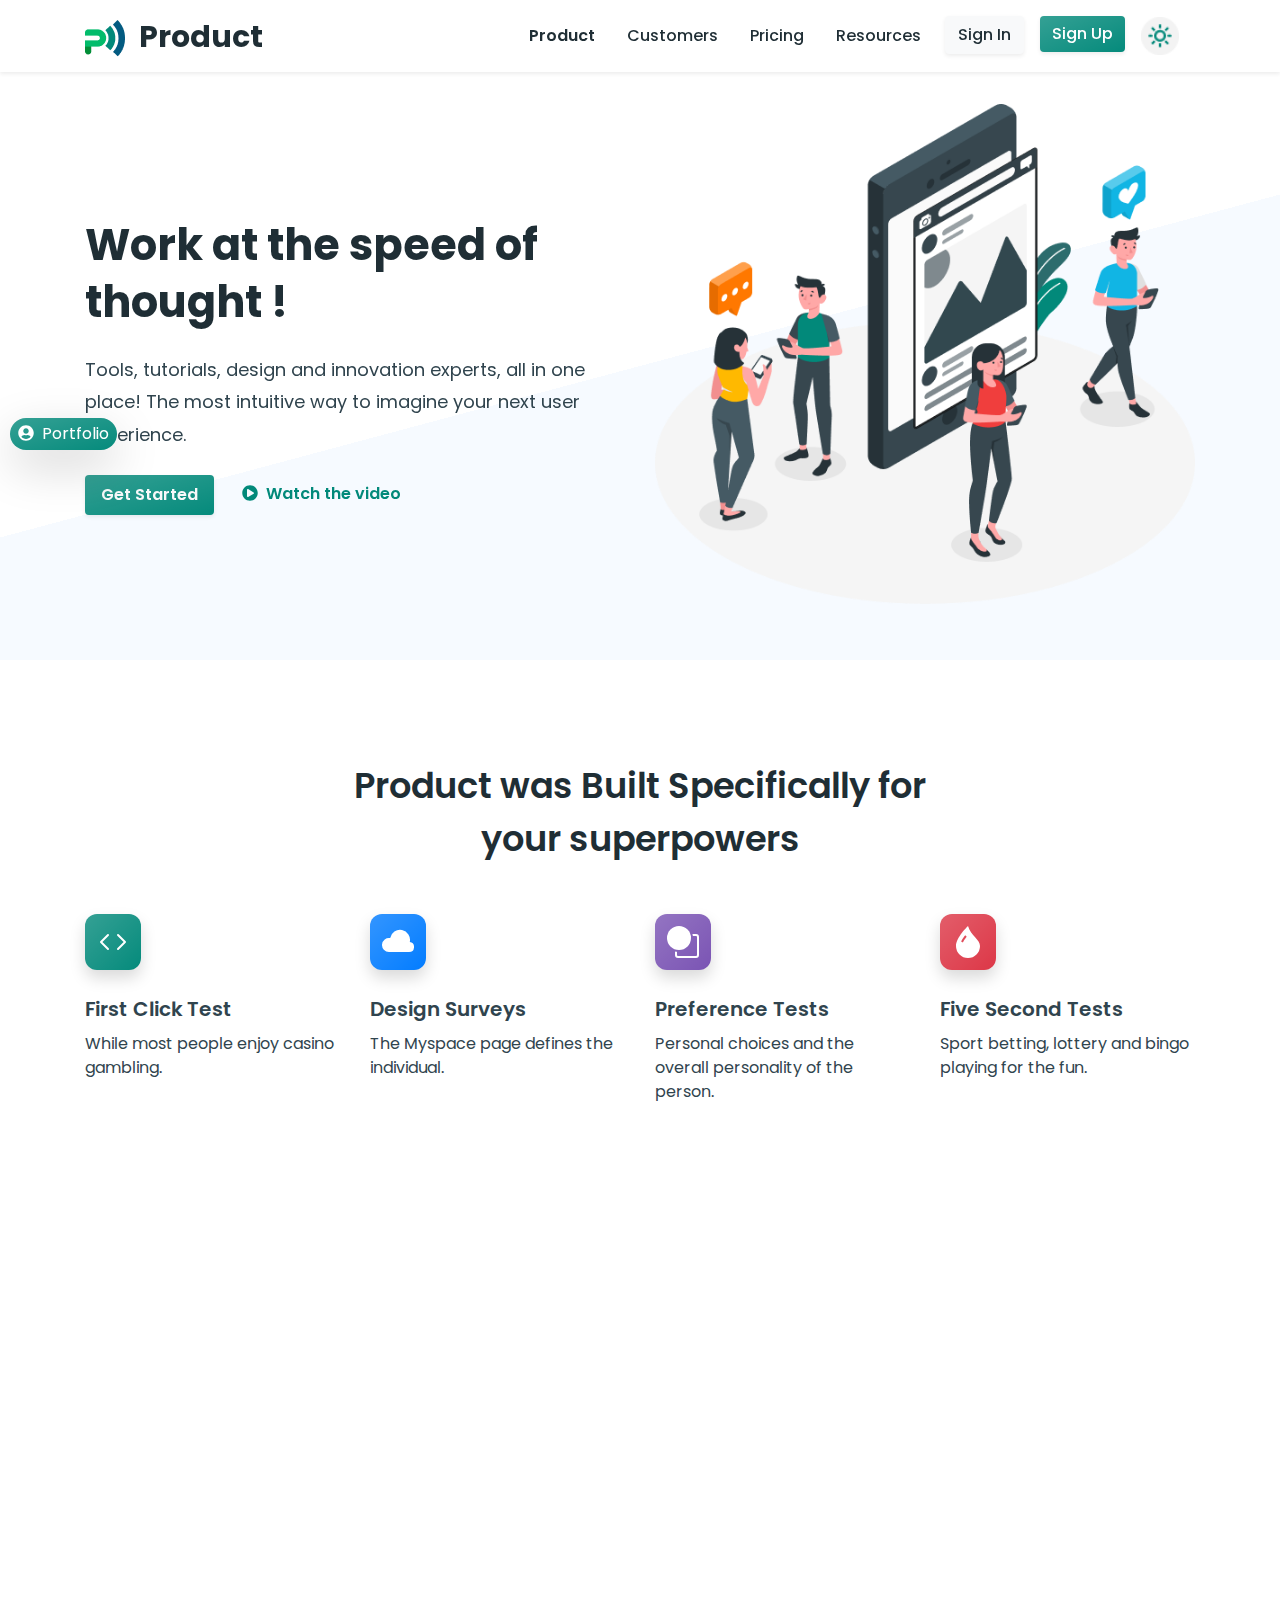
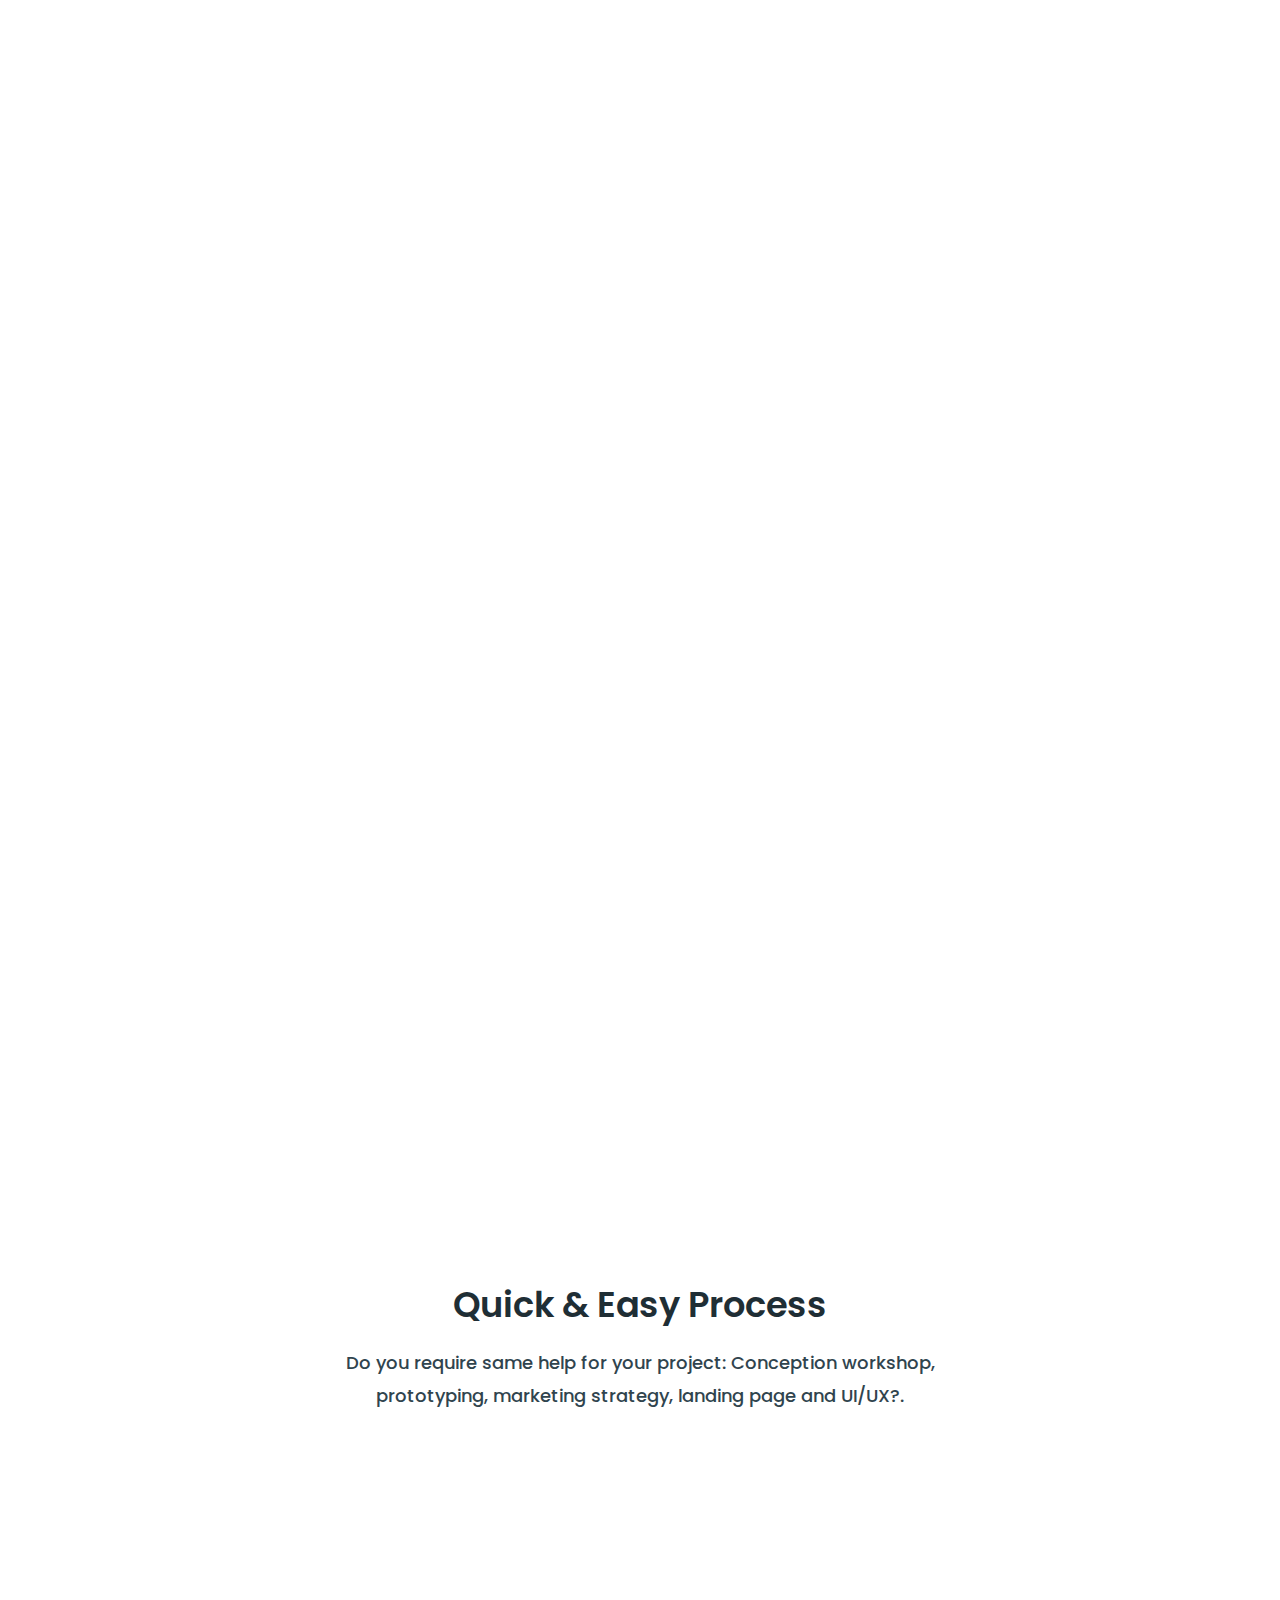
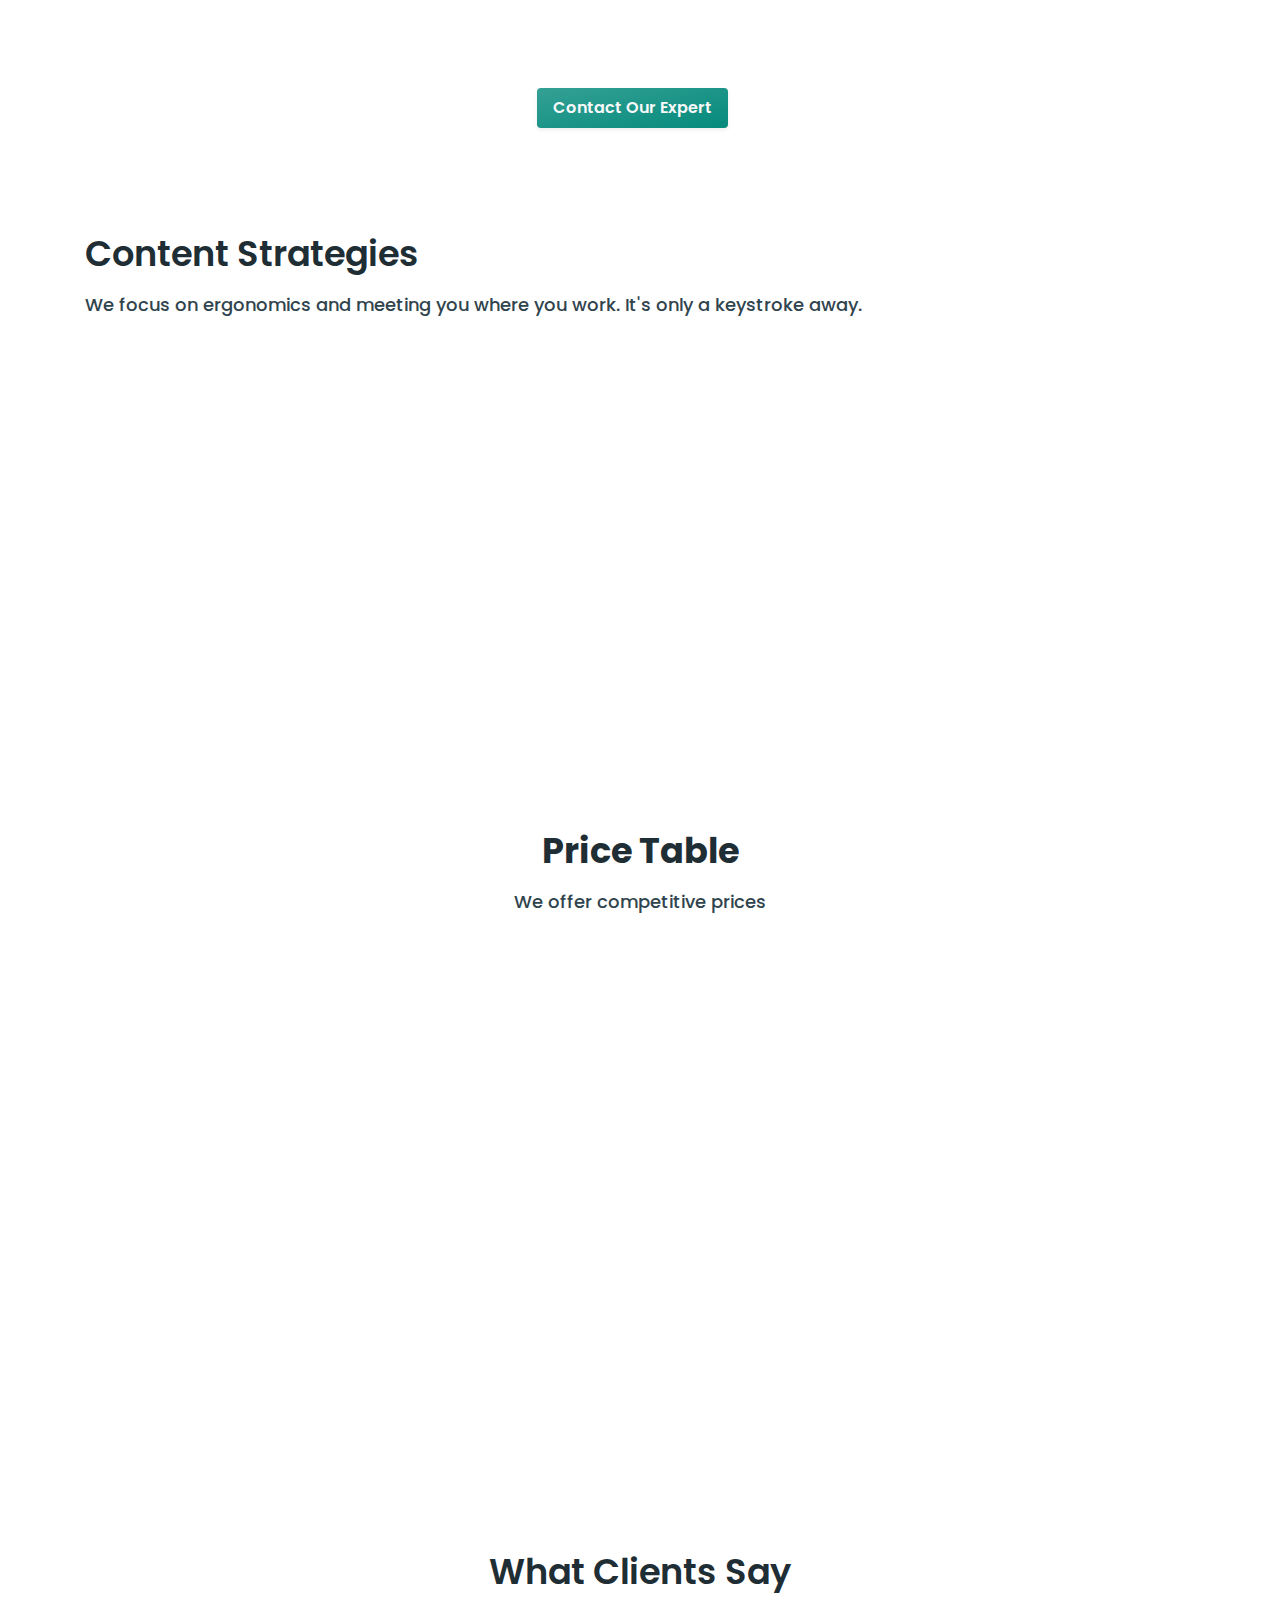
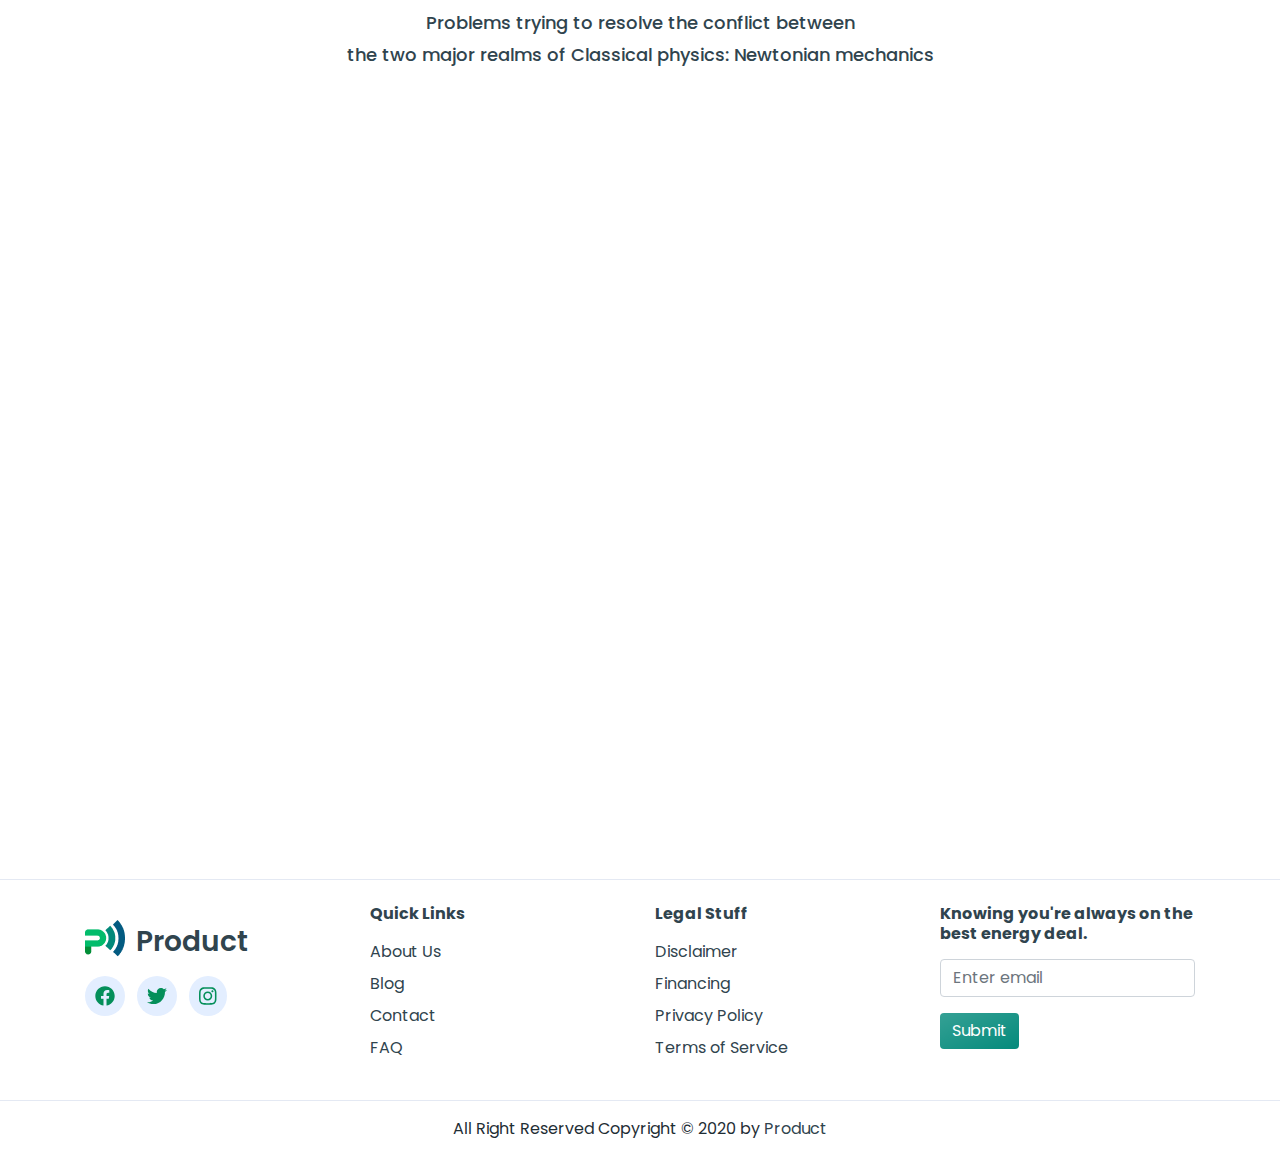
<file: index.html>
<!doctype html>
<html lang="en">

<head>
    <!-- Required meta tags -->
    <meta charset="utf-8">
    <meta name="viewport" content="width=device-width, initial-scale=1">
    <meta property="og:image" content="https://wahidari.vercel.app/asset/img/portfolio/product/product-1.png">
    
    <!-- Bootstrap CSS -->
    <link href="css/bootstrap.css" rel="stylesheet">

    <!-- Font Awesome CSS -->
    <link rel="stylesheet" href="css/all.css">

    <!-- Google Fonts -->
    <link href="https://fonts.googleapis.com/css2?family=Poppins:wght@400;500;600;700&display=swap" rel="stylesheet">

    <!-- Animate on Scroll  -->
    <link href="https://unpkg.com/aos@2.3.1/dist/aos.css" rel="stylesheet">

    <!-- Custom Style -->
    <link rel="stylesheet" href="css/style.css">

    <title>Home - Product</title>
    <link rel="icon" type="image/png" sizes="32x32" href="img/favicon/favicon-16x16.png">
    <link rel="icon" type="image/png" sizes="16x16" href="img/favicon/favicon-32x32.png">
</head>

<body>
    <a href="https://wahidari.vercel.app/" style="left: 10px; bottom: 50%;"
        class="position-fixed btn-float btn btn-success shadow-lg">
        <i class="fa fa-user-circle mr-2"></i>Portfolio
    </a>
    <!-- Navbar -->
    <nav class="navbar navbar-expand-lg sticky-top shadow-sm">
        <div class="container">
            <a class="navbar-brand" href="#">
                <img src="img/logo.png" alt="logo" class="mr-2">
                Product
            </a>
            <button class="navbar-toggler" type="button" data-toggle="collapse" data-target="#navbarNav"
                aria-controls="navbarNav" aria-expanded="false" aria-label="Toggle navigation">
                <i class="fas fa-bars"></i>
            </button>
            <div class="collapse navbar-collapse" id="navbarNav">
                <ul class="navbar-nav ml-auto">
                    <li class="nav-item active align-self-center">
                        <a class="nav-link" href="index.html">Product <span class="sr-only">(current)</span></a>
                    </li>
                    <li class="nav-item align-self-center">
                        <a class="nav-link" href="customer.html">Customers</a>
                    </li>
                    <li class="nav-item align-self-center">
                        <a class="nav-link" href="pricing.html">Pricing</a>
                    </li>
                    <li class="nav-item align-self-center">
                        <a class="nav-link" href="resource.html">Resources</a>
                    </li>
                    <li class="nav-item nav-item-custom">
                        <a name="" id="" class="btn btn-light d-block shadow-sm" href="#" role="button">Sign In</a>
                    </li>
                    <li class="nav-item">
                        <a name="" id="" class="btn btn-success text-white d-block shadow-sm" href="#" role="button">Sign Up</a>
                    </li>
                    <li class="nav-item align-self-center">
                        <a id="btn-change-theme">
                            <img src="img/ic-switch.png" style="width: 38px;">
                        </a>
                    </li>
                    
                </ul>
            </div>
        </div>
    </nav> 
    <!-- End Navbar -->

    <!-- Hero  -->
    <section class="hero bd-masthead">
        <div class="container">
            <div class="row">
                <div class="col-12 col-lg-6 col-md-6 col-sm-12 my-auto mx-auto order-1 order-lg-0 order-md-0" data-aos="fade-up">
                    <h1 class="mb-4">Work at the speed of thought !</h1>
                    <h6 class="mb-4">Tools, tutorials, design and innovation experts, all in one place! The most intuitive way to imagine your next user
                    experience.</h6>
                    <div class="center-sm">
                        <a name="" id="" class="btn px-3 py-2 btn-success shadow-sm text-light mr-4 scrollto" href="#why-us" role="button">Get Started</a>
                        <a name="" id="" class="text-success" href="#" role="button"><span class="fa fa-play-circle mr-1"></span> Watch the video</a>
                    </div>
                </div>
                <div class="col-8 col-lg-6 col-md-6 col-sm-8 mx-auto order-0" data-aos="fade-down">
                    <img src="img/hero.png" class="img-fluid mb-4" alt="hero image">
                </div>
            </div>
        </div>
    </section>
    <!-- End Hero -->

    <!-- Why Us ? -->
    <section class="why-us" id="why-us">
        <div class="container">
            <h2 class="text-center">Product was Built Specifically
            for <br> your superpowers</h2>
            <!-- <p class="text-center mb-3">Get a right tool for a right job</p> -->
            <div class="row mt-5">
                <div class="col-12 col-lg-3 col-md-3 mb-4 center-sm">
                    <div class="masthead-followup-icon d-inline-block mb-4 text-white bg-success mr-3 shadow">
                        <svg width="32" height="32" focusable="false" viewBox="0 0 16 16" fill="currentColor"
                            xmlns="http://www.w3.org/2000/svg">
                            <path fill-rule="evenodd"
                                d="M5.854 4.146a.5.5 0 010 .708L2.707 8l3.147 3.146a.5.5 0 01-.708.708l-3.5-3.5a.5.5 0 010-.708l3.5-3.5a.5.5 0 01.708 0zm4.292 0a.5.5 0 000 .708L13.293 8l-3.147 3.146a.5.5 0 00.708.708l3.5-3.5a.5.5 0 000-.708l-3.5-3.5a.5.5 0 00-.708 0z"
                                clip-rule="evenodd"></path>
                        </svg>
                    </div>
                    <h5>First Click Test</h5>
                    <p>While most people enjoy casino gambling.</p>
                </div>
                <div class="col-12 col-lg-3 col-md-3 mb-4 center-sm">
                    <div class="masthead-followup-icon d-inline-block mb-4 text-white bg-primary mr-3 shadow">
                        <svg width="32" height="32" focusable="false" viewBox="0 0 16 16" fill="currentColor"
                            xmlns="http://www.w3.org/2000/svg">
                            <path fill-rule="evenodd" d="M3.5 13a3.5 3.5 0 11.59-6.95 5.002 5.002 0 119.804 1.98A2.5 2.5 0 0113.5 13h-10z"
                                clip-rule="evenodd"></path>
                        </svg>
                    </div>
                    <h5>Design Surveys</h5>
                    <p>The Myspace page defines the individual.</p>
                </div>
                <div class="col-12 col-lg-3 col-md-3 mb-4 center-sm">
                    <div class="masthead-followup-icon d-inline-block mb-4 text-white bd-bg-purple-bright mr-3 shadow">
                        <svg width="32" height="32" focusable="false" viewBox="0 0 16 16" fill="currentColor"
                            xmlns="http://www.w3.org/2000/svg">
                            <path d="M0 6a6 6 0 1112 0A6 6 0 010 6z"></path>
                            <path
                                d="M12.93 5h1.57a.5.5 0 01.5.5v9a.5.5 0 01-.5.5h-9a.5.5 0 01-.5-.5v-1.57a6.953 6.953 0 01-1-.22v1.79A1.5 1.5 0 005.5 16h9a1.5 1.5 0 001.5-1.5v-9A1.5 1.5 0 0014.5 4h-1.79c.097.324.17.658.22 1z">
                            </path>
                        </svg>
                    </div>
                    <h5>Preference Tests</h5>
                    <p>Personal choices and the overall personality of the person.</p>
                </div>
                <div class="col-12 col-lg-3 col-md-3 mb-4 center-sm">
                    <div class="masthead-followup-icon d-inline-block mb-4 text-white bg-danger mr-3 shadow">
                        <svg width="32" height="32" focusable="false" viewBox="0 0 16 16" fill="currentColor"
                            xmlns="http://www.w3.org/2000/svg">
                            <path fill-rule="evenodd"
                                d="M8 16a6 6 0 006-6c0-1.655-1.122-2.904-2.432-4.362C10.254 4.176 8.75 2.503 8 0c0 0-6 5.686-6 10a6 6 0 006 6zM6.646 4.646c-.376.377-1.272 1.489-2.093 3.13l.894.448c.78-1.559 1.616-2.58 1.907-2.87l-.708-.708z"
                                clip-rule="evenodd"></path>
                        </svg>
                    </div>
                    <h5>Five Second Tests</h5>
                    <p>Sport betting, lottery and bingo playing for the fun.</p>
                </div>
            </div>
        </div>
    </section>
    <!-- End Why Us ? -->

    <!-- Comfort -->
    <section class="comfort">
        <div class="container">
            <div class="row">
                <div class="col-12 col-lg-5 col-md-6 col-sm-12 my-auto order-1 order-lg-0 order-md-0" data-aos="fade-right">
                    <p class="mb-1 font-weight-bold">Effortless Validation for</p>
                    <h2 class="mb-3">Management</h2>
                    <p class="mb-3">The Myspace page defines the individual, his or her characteristic, traits, personal choices and the overall personality of the person.</p>
                    <p class="mb-1 font-weight-bold">Accessory makers</p>
                    <p>While most people enjoy casino gambling, sports betting, lottery and bingo playing for the fun</p>
                    <p class="mb-1 font-weight-bold">Alterationists</p>
                    <p>if you are looking for a new way to promote your business that won't cost you more money.</p>
                </div>
                <div class="col-12 col-lg-2 col-md-2 col-sm-12">
                
                </div>
                <div class="col-8 col-lg-5 col-md-4 col-sm-8 mx-auto d-flex align-items-center order-0 order-lg-1 order-md-1" data-aos="fade-left">
                    <img src="img/getjob.png" class="img-fluid mb-4" alt="hero image">
                </div>
            </div>
        </div>
    </section>
    <!-- End Comfort  -->

    <!-- Comfort -->
    <section class="comfort">
        <div class="container">
            <div class="row">
                <div class="col-8 col-lg-5 col-md-4 mx-auto col-sm-8 order-0 d-flex align-items-center " data-aos="fade-right">
                    <img src="img/comfort.png" class="img-fluid mb-4" alt="hero image">
                </div>
                <div class="col-12 col-lg-2 col-md-2 col-sm-12">

                </div>
                <div class="col-12 col-lg-5 col-md-6 col-sm-12 my-auto mx-auto order-0 order-lg-0 order-md-0"
                    data-aos="fade-left">
                    <p class="mb-1 font-weight-bold">Easier decision making for</p>
                    <h2 class="mb-3">Customer Support</h2>
                    <p class="mb-3 d-flex align-items-center"><i class="fa fa-check-square text-success mr-3 shadow" style="font-size: 26px;" ></i> Never worry about overpaying for your energy again.</p>
                    <p class="mb-3 d-flex align-items-center"><i class="fa fa-check-square text-primary mr-3 shadow" style="font-size: 26px;" ></i>We will only switch you to energy companies that we trust and will treat you right.</p>
                    <p class="mb-3 d-flex align-items-center"><i class="fa fa-check-square purple-bright mr-3 shadow" style="font-size: 26px;" ></i>We track the markets daily and know where the savings are and will treat you right.</p>
                    <p class="mb-3 d-flex align-items-center"><i class="fa fa-check-square text-danger mr-3 shadow"
                            style="font-size: 26px;"></i>We track the markets daily and know where the savings are.</p>
                </div>
            </div>
        </div>
    </section>
    <!-- End Comfort  -->

    <!-- Comfort -->
    <section class="comfort">
        <div class="container">
            <div class="row">
                <div class="col-12 col-lg-5 col-md-6 col-sm-12 my-auto order-1 order-lg-0 order-md-0" data-aos="fade-right">
                    <p class="mb-1 font-weight-bold">Optimisation for</p>
                    <h2 class="mb-3">Collaborative</h2>
                    <p class="mb-3">Few would argue that, despite the advancements of feminism over the past three decades, women still face a double standard when it comes to their behavior.</p>
                    <p class="mb-1 font-weight-bold">Accessory makers</p>
                    <p>While most people enjoy casino gambling, sports betting, lottery and bingo playing for the fun</p>
                    <p class="mb-1 font-weight-bold">Alterationists</p>
                    <p>if you are looking for a new way to promote your business that won't cost you more money.</p>
                </div>
                <div class="col-12 col-lg-2 col-md-2 col-sm-12">
                
                </div>
                <div class="col-8 col-lg-5 col-md-4 col-sm-8 mx-auto d-flex align-items-center order-0 order-lg-1 order-md-1" data-aos="fade-left">
                    <img src="img/market.png" class="img-fluid mb-4" alt="hero image">
                </div>
            </div>
        </div>
    </section>
    <!-- End Comfort  -->

    <!-- Comfort -->
    <section class="comfort">
        <div class="container">
            <h2 class="mb-3 text-center">Quick & Easy Process</h2>
            <h6 class="mb-4 text-center">Do you require same help for your project: Conception workshop, <br>prototyping,
                marketing strategy, landing page and UI/UX?.</h6>
            <div class="row">
                <div class="col-12 col-lg-6 col-md-6 col-sm-12 my-auto" data-aos="fade-right">
                    <div class="d-flex align-items-center mb-4 justify-content-center">
                        <img src="img/testimoni/1.png" class="img-fluid mr-4"
                            style="max-width: 90px; border-radius: 50%; border: 3px solid #05a065;">
                        <p class="card px-3">I can design your website</p>
                    </div>
                    <div class="d-flex align-items-center justify-content-center">
                        <p class="card px-3">I can help marketing strategy</p>
                        <img src="img/testimoni/4.png" class="img-fluid ml-4"
                            style="max-width: 90px; border-radius: 50%; border: 3px solid #007bff;">
                    </div>
                </div>
                <div class="col-12 col-lg-6 col-md-6 col-sm-12" data-aos="fade-left">
                    <div class="d-flex align-items-center justify-content-center mb-4">
                        <p class="card px-3">I can help marketing strategy</p>
                        <img src="img/testimoni/2.png" class="img-fluid ml-4"
                            style="max-width: 90px; border-radius: 50%; border: 3px solid #7952b3;">
                    </div>
                    <div class="d-flex align-items-center justify-content-center">
                        <img src="img/testimoni/3.png" class="img-fluid mr-4"
                            style="max-width: 90px; border-radius: 50%; border: 3px solid #dc3545;">
                        <p class="card px-3">I can design your website</p>
                    </div>
                </div>
            </div>
            <div class="center-sm text-center mt-5">
                <a name="" id="" class="btn px-3 py-2 btn-success text-light mr-3 scrollto shadow-sm" href="#why-us"
                    role="button">Contact Our
                    Expert</a>
            </div>
        </div>
    </section>
    <!-- End Comfort  -->

    <!-- Featured  -->
    <section class="featured" id="featured">
        <div class="container">
            <h2>Content Strategies</h2>
            <p class="mb-4">We focus on ergonomics and meeting you where you work. It's only a keystroke away.</p>
            <div class="row">
                <div class="col-12 col-lg-4 col-md-6 col-sm-12 mb-4" data-aos="zoom-in">
                    <div class="card">
                        <img src="img/featured/image.png" class="card-img-top">
                        <div class="card-body">
                            <p class="card-text">by <strong>Wahid Ari</strong> | 24 December 2020</p>
                            <a class="card-title">Increasing Prosperity With Positive Thinking</a>
                        </div>
                    </div>
                </div>
                <div class="col-12 col-lg-4 col-md-6 col-sm-12 mb-4" data-aos="zoom-in">
                    <div class="card">
                        <img src="img/featured/image-1.png" class="card-img-top">
                        <div class="card-body">
                            <p class="card-text">by <strong>Wahid</strong> | 25 December 2020</p>
                            <a class="card-title">Motivation Is The First Step to Success</a>
                        </div>
                    </div>
                </div>
                <div class="col-12 col-lg-4 col-md-6 col-sm-12 mb-4" data-aos="zoom-in">
                    <div class="card">
                        <img src="img/featured/image-2.png" class="card-img-top">
                        <div class="card-body">
                            <p class="card-text">by <strong>Ari</strong> | 26 December 2020</p>
                            <a class="card-title">Success Steps For Your Personal Or Business</a>
                        </div>
                    </div>
                </div>
            </div>
        </div>
    </section>
    <!-- End Featured  -->

    <!-- Pricelist -->
    <section class="pricelist" id="pricelist">
        <div class="container pt-4 pb-4">
            <h2 class="text-center">Price Table</h2>
            <p class="mb-4 text-center">We offer competitive prices</p>
            <div class="row">
                <div class="col-12 col-lg-4 col-md-6 col-sm-12 mb-4" data-aos="fade-up" data-aos-delay="300">
                    <div class="card shadow-sm bg-light">
                        <div class="card-body">
                            <h5 class="card-title text-center mb-3">Free</h5>
                            <h6 class="card-title text-center mb-3">Brief price description</h6>
                            <div class="d-flex justify-content-center mt-2">
                                <div class="mr-2 pt-3">
                                    <h3 class="text-center mb-3 text-success">0</h3>
                                </div>
                                <div class="my-auto">
                                    <h5 class="text-success">$</h5>
                                    <h6>Per / Month</h6>
                                </div>
                            </div>
                            <ul class="list-group mt-2">
                                <li class="list-group-item">
                                    <p class="text-center text-dark">Only 2 Operators</p> 
                                </li>
                                <li class="list-group-item">
                                    <p class="text-center text-dark">Notifications</p>
                                </li>
                                <li class="list-group-item">
                                    <p class="text-center text-dark">Landing Pages</p>
                                </li>
                            </ul>
                            <div class="text-center mt-2 pt-3">
                                <a name="" id="" class="btn btn-success text-center px-4 shadow-sm" href="#" role="button">Get This</a>
                            </div>
                        </div>
                    </div>
                </div>
                <div class="col-12 col-lg-4 col-md-6 col-sm-12 mb-4" data-aos="fade-up" data-aos-delay="600">
                    <div class="card shadow-sm bg-success">
                        <div class="card-body">
                            <h5 class="card-title text-center mb-3 text-white">Standard</h5>
                            <h6 class="card-title text-center mb-3 text-white">Brief price description</h6>
                            <div class="d-flex justify-content-center mt-2">
                                <div class="mr-2 pt-3">
                                    <h3 class="text-center mb-3 text-white">5</h3>
                                </div>
                                <div class="my-auto">
                                    <h5 class="text-white">$</h5>
                                    <h6 class="text-white-50">Per / Month</h6>
                                </div>
                            </div>
                            <ul class="list-group mt-2">
                                <li class="list-group-item">
                                    <p class="text-center text-white">Only 2 Operators</p>
                                </li>
                                <li class="list-group-item">
                                    <p class="text-center text-white">Notifications</p>
                                </li>
                                <li class="list-group-item">
                                    <p class="text-center text-white">Landing Pages</p>
                                </li>
                            </ul>
                            <div class="text-center mt-2 pt-3">
                                <a name="" id="" class="btn btn-light text-success text-center px-4 shadow-sm" href="#" role="button">Get This</a>
                            </div>
                        </div>
                    </div>
                </div>
                <div class="col-12 col-lg-4 col-md-6 col-sm-12 mb-4" data-aos="fade-up" data-aos-delay="900">
                    <div class="card shadow-sm bg-light">
                        <div class="card-body">
                            <h5 class="card-title text-center mb-3">Premium</h5>
                            <h6 class="card-title text-center mb-3">Brief price description</h6>
                            <div class="d-flex justify-content-center mt-2">
                                <div class="mr-2 pt-3">
                                    <h3 class="text-center mb-3 text-success">10</h3>
                                </div>
                                <div class="my-auto">
                                    <h5 class="text-success">$</h5>
                                    <h6>Per / Month</h6>
                                </div>
                            </div>
                            <ul class="list-group mt-2">
                                <li class="list-group-item">
                                    <p class="text-center text-dark">10+ Operators</p>
                                </li>
                                <li class="list-group-item">
                                    <p class="text-center text-dark">Notifications</p>
                                </li>
                                <li class="list-group-item">
                                    <p class="text-center text-dark">Landing Pages</p>
                                </li>
                            </ul>
                            <div class="text-center mt-2 pt-3">
                                <a name="" id="" class="btn btn-success text-center px-4 shadow-sm" href="#" role="button">Get This</a>
                            </div>
                        </div>
                    </div>
                </div>
            </div>
        </div>
    </section>
    <!-- End Pricelist -->

    <!-- Testimoni  -->
    <div class="testimoni">
        <div class="container">

            <h2 class="text-center">What Clients Say</h2>
            <h6 class="text-center">Problems trying to resolve the conflict between <br> the two major realms of Classical physics:
            Newtonian mechanics</h6>
            <div class="row mt-5">
                <div class="col-12 col-lg-4 col-md-6 col-sm-12" data-aos="fade-up" data-aos-delay="300">
                    <div class="card mb-3">
                        <div class="card-body">
                            <i class="fa fa-star text-warning mr-1" style="font-size: 18px;"></i>
                            <i class="fa fa-star text-warning mr-1" style="font-size: 18px;"></i>
                            <i class="fa fa-star text-warning mr-1" style="font-size: 18px;"></i>
                            <p class="card-text mt-3">Product helps you see how many
                                more days you need to work to
                                reach your financial goal.</p>
                        </div>
                        <div class="d-flex align-items-center mb-3 ml-3">
                            <img src="img/testimoni/1.png" class="img-fluid mr-4">
                            <div>
                                <h4 class="text-success">Wahid Ari</h4>
                                <h5>Student</h5>
                            </div>
                        </div>
                    </div>
                </div>
                <div class="col-12 col-lg-4 col-md-6 col-sm-12" data-aos="fade-up" data-aos-delay="600">
                    <div class="card mb-3">
                        <div class="card-body">
                            <i class="fa fa-star text-warning mr-1" style="font-size: 18px;"></i>
                            <i class="fa fa-star text-warning mr-1" style="font-size: 18px;"></i>
                            <i class="fa fa-star text-warning mr-1" style="font-size: 18px;"></i>
                            <p class="card-text mt-3">Product helps you see how many
                                more days you need to work to
                                reach your financial goal.</p>
                        </div>
                        <div class="d-flex align-items-center mb-3 ml-3">
                            <img src="img/testimoni/3.png" class="img-fluid mr-4">
                            <div>
                                <h4 class="text-success">Wahid Ari</h4>
                                <h5>Student</h5>
                            </div>
                        </div>
                    </div>
                </div>
                <div class="col-12 col-lg-4 col-md-6 col-sm-12" data-aos="fade-up" data-aos-delay="900">
                    <div class="card mb-3">
                        <div class="card-body">
                            <i class="fa fa-star text-warning mr-1" style="font-size: 18px;"></i>
                            <i class="fa fa-star text-warning mr-1" style="font-size: 18px;"></i>
                            <i class="fa fa-star text-warning mr-1" style="font-size: 18px;"></i>
                            <p class="card-text mt-3">Product helps you see how many
                                more days you need to work to
                                reach your financial goal.</p>
                        </div>
                        <div class="d-flex align-items-center mb-3 ml-3">
                            <img src="img/testimoni/2.png" class="img-fluid mr-4">
                            <div>
                                <h4 class="text-success">Wahid Ari</h4>
                                <h5>Student</h5>
                            </div>
                        </div>
                    </div>
                </div>
            </div>
        </div>
    </div>
    <!-- End Testimoni  -->

    <!-- CTA  -->
    <section class="cta">
        <div class="container p-5">
            <div class="call-action pt-4 px-5" data-aos="fade-up">
                <div class="row d-flex align-content-center align-items-center">
                    <div class="col-lg-6 mb-3 center-sm">
                        <h3 class="text-white center-sm mb-4">Join 100 Compannies who boost their business with Product</h3>
                        <a name="" id="" class="btn btn-lg btn-light  center-sm text-success font-weight-bold" href="#why-us">Yes, I Want</a>
                    </div>
                    <div class="col-lg-6 d-flex align-items-center justify-content-center">
                        <img src="img/cta.png" class="img-fluid" alt="img cta" style="max-width: 300px;">
                    </div>
                </div>
            </div>
        </div>
    </section>
    <!-- End CTA  -->

    <!-- Footer -->
    <footer class="page-footer border-top">
    
        <!-- Footer Links -->
        <div class="container text-md-left">
    
            <!-- Grid row -->
            <div class="row">
    
                <!-- Grid column -->
                <div class="col-lg-3 col-md-6 mx-auto mt-4 center-sm">
                    <div class="center-sm">
                        <a href="#" class="footer-brand">
                            <img src="img/logo.png" alt="logo" class="mb-4 mr-1 mt-3">
                            Product
                        </a>
                    </div>
                    <ul class="list-unstyled list-inline">
                        <li class="list-inline-item">
                            <a class="link-icon" href="#"><i class="fab fa-facebook"></i>
                            </a>
                        </li>
                        <li class="list-inline-item">
                            <a class="link-icon" href="#"><i class="fab fa-twitter"></i>
                            </a>
                        </li>
                        <li class="list-inline-item">
                            <a class="link-icon" href="#"><i class="fab fa-instagram"></i>
                            </a>
                        </li>
                    </ul>
                </div>
                <!-- Grid column -->
    
    
                <!-- Grid column -->
                <div class="col-lg-3 col-md-6 mx-auto mt-4 center-sm">
                    <h6 class="font-weight-bold mb-3">Quick Links</h6>
                    <ul class="list-unstyled">
                        <li>
                            <a href="#!">About Us</a>
                        </li>
                        <li>
                            <a href="#!">Blog</a>
                        </li>
                        <li>
                            <a href="#!">Contact</a>
                        </li>
                        <li>
                            <a href="#!">FAQ</a>
                        </li>
                    </ul>
    
                </div>
                <!-- Grid column -->
    
                <!-- Grid column -->
                <div class="col-lg-3 col-md-6 mx-auto mt-4 center-sm">
                    <h6 class="font-weight-bold mb-3">Legal Stuff</h6>
                    <ul class="list-unstyled">
                        <li>
                            <a href="#!">Disclaimer</a>
                        </li>
                        <li>
                            <a href="#!">Financing</a>
                        </li>
                        <li>
                            <a href="#!">Privacy Policy</a>
                        </li>
                        <li>
                            <a href="#!">Terms of Service</a>
                        </li>
                    </ul>
    
                </div>
                <!-- Grid column -->
    
                <!-- Grid column -->
                <div class="col-lg-3 col-md-6 mx-auto mt-4 center-sm">
                    <h6 class="font-weight-bold mb-3">Knowing you're always on the best energy deal.</h6>
                    <form>
                        <div class="form-group">
                            <input type="email" class="form-control" id="exampleInputEmail1" aria-describedby="emailHelp"
                                placeholder="Enter email">
                            </div>
                        <button type="submit" class="btn btn-success text-white">Submit</button>
                    </form>
                </div>
                <!-- Grid column -->
    
            </div>
            <!-- Grid row -->
    
        </div>
        <!-- Footer Links -->
    
        <!-- Copyright -->
        <div class="footer-copyright text-center py-3 border-top mt-4">All Right Reserved Copyright © 2020 by
            <a href="#"> Product</a>
        </div>
        <!-- Copyright -->
    
    </footer>
    <!-- End Footer -->

    <!-- Option 2: jQuery, Popper.js, and Bootstrap JS -->
    <script src="js/jquery-3.5.1.min.js"></script>
    <script src="js/popper.min.js"></script>
    <script src="js/bootstrap.js"></script>

    <!-- Font Awesome JS -->
    <script src="js/all.js"></script>

    <!-- Animate on Scroll  -->
    <script src="js/aos.js"></script>
    <script>
        AOS.init({
            easing: 'ease-out-back',
            duration: 1200,
        });
    </script>

    <!-- Custom JS -->
    <script src="js/main.js"></script>

</body>

</html>
</file>
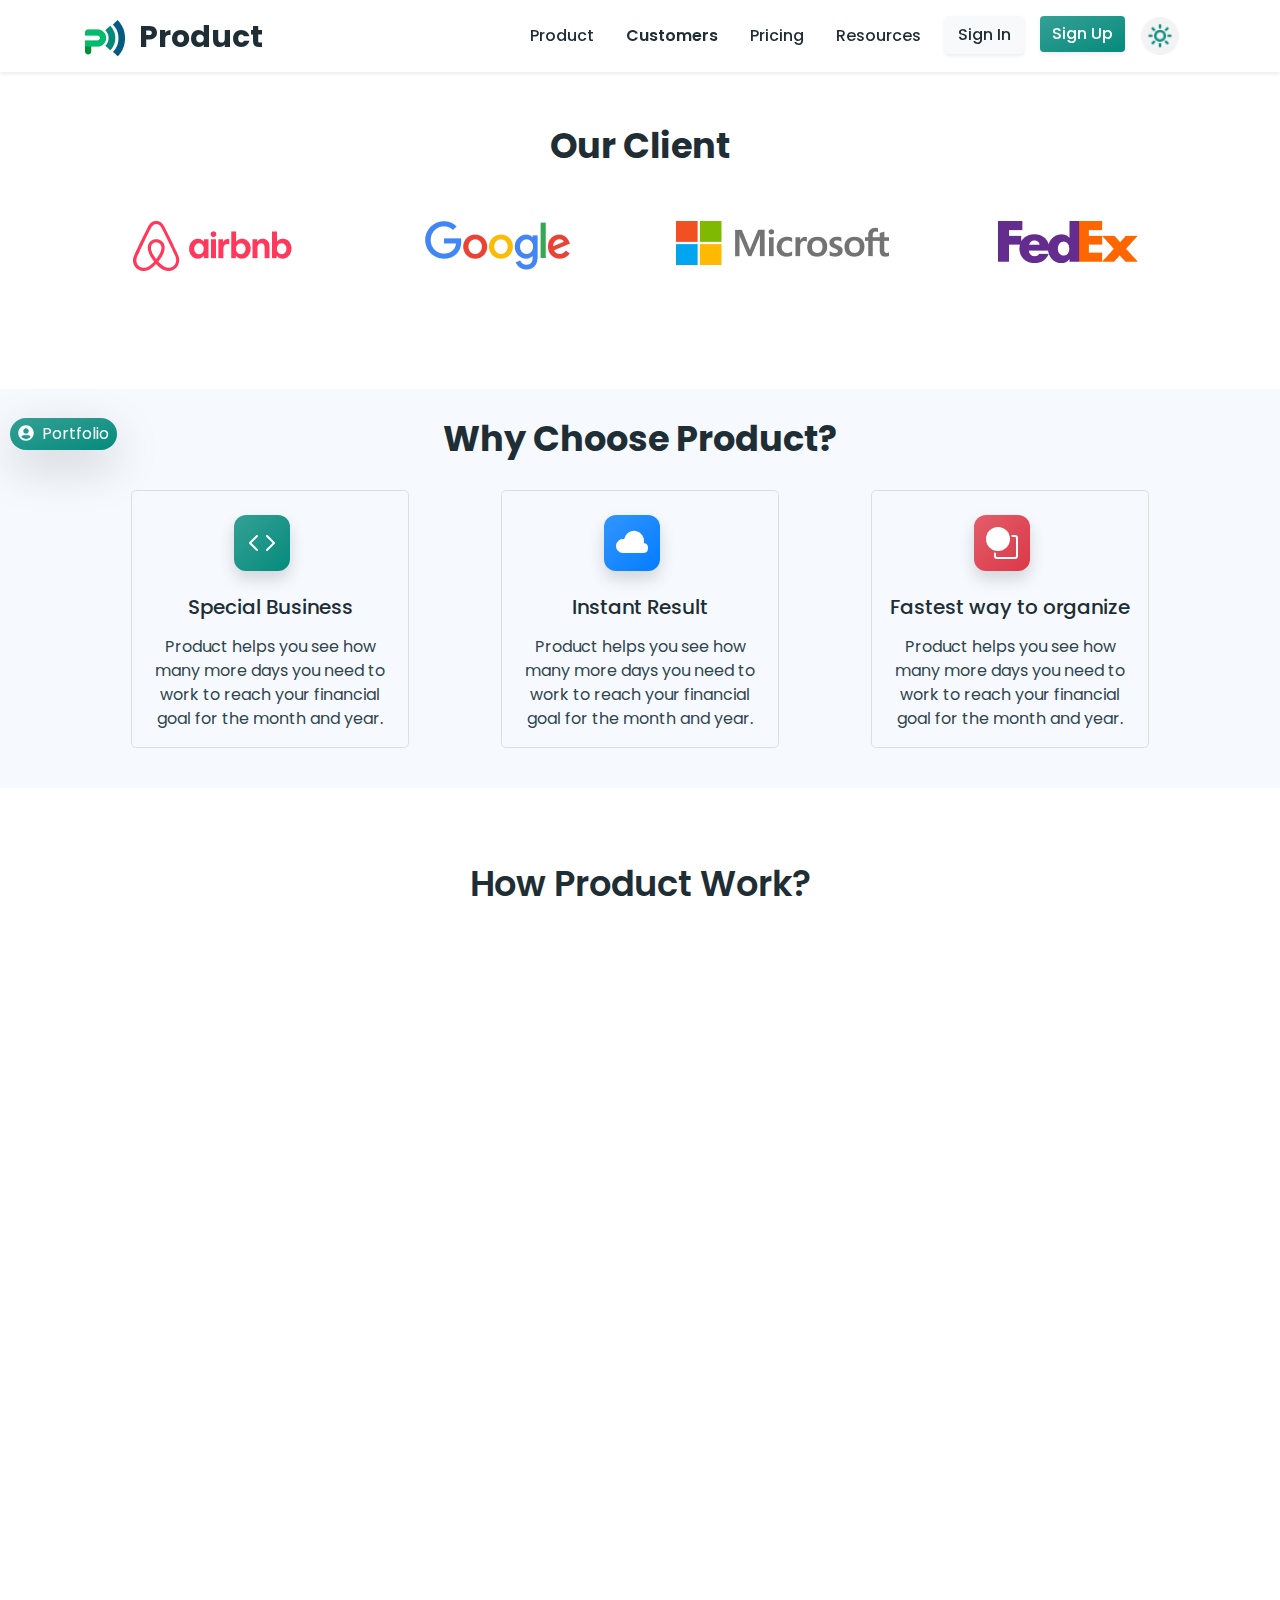
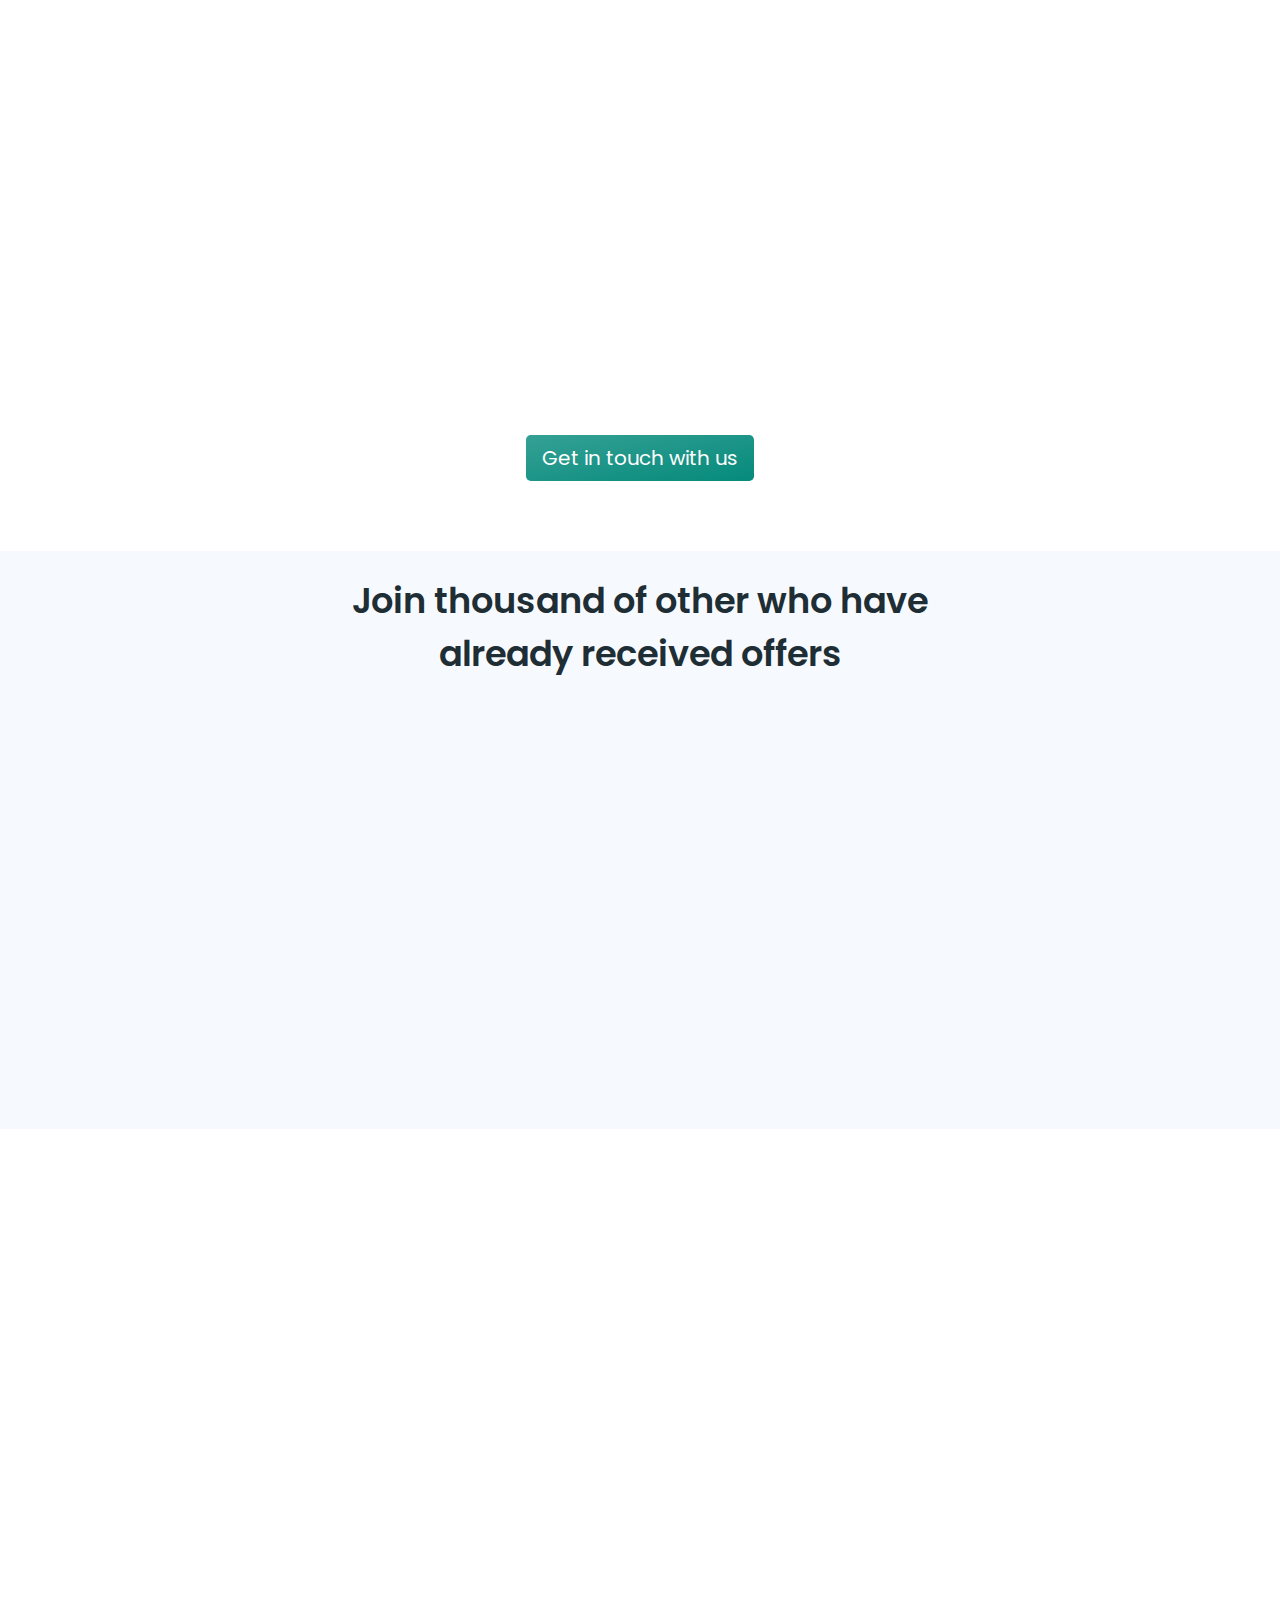
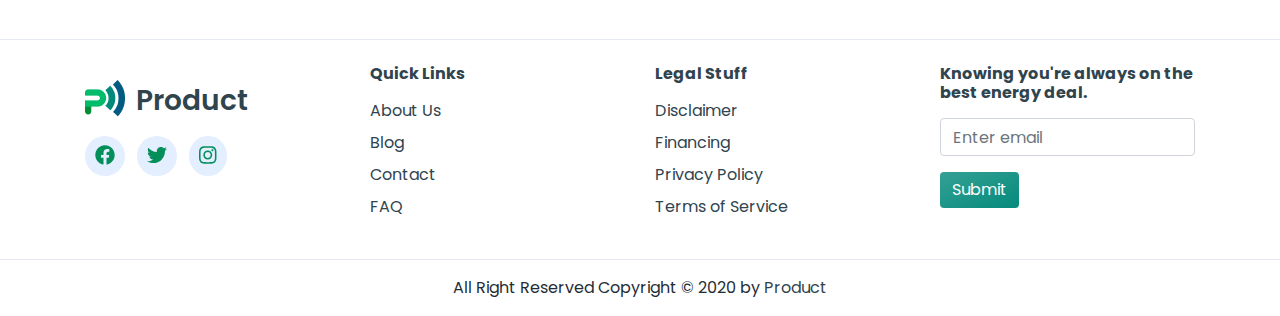
<file: customer.html>
<!doctype html>
<html lang="en">

<head>
    <!-- Required meta tags -->
    <meta charset="utf-8">
    <meta name="viewport" content="width=device-width, initial-scale=1">

    <!-- Bootstrap CSS -->
    <link href="css/bootstrap.css" rel="stylesheet">

    <!-- Font Awesome CSS -->
    <link rel="stylesheet" href="css/all.css">

    <!-- Google Fonts -->
    <link href="https://fonts.googleapis.com/css2?family=Poppins:wght@400;500;600;700&display=swap" rel="stylesheet">

    <!-- Animate on Scroll  -->
    <link href="https://unpkg.com/aos@2.3.1/dist/aos.css" rel="stylesheet">

    <!-- Custom Style -->
    <link rel="stylesheet" href="css/style.css">

    <title>Customers - Product</title>
    <link rel="icon" type="image/png" sizes="32x32" href="img/favicon/favicon-16x16.png">
    <link rel="icon" type="image/png" sizes="16x16" href="img/favicon/favicon-32x32.png">
</head>

<body>
    <a href="https://wahidari.vercel.app/" style="left: 10px; bottom: 50%;"
        class="position-fixed btn-float btn btn-success shadow-lg">
        <i class="fa fa-user-circle mr-2"></i>Portfolio
    </a>
    <!-- Navbar -->
    <nav class="navbar navbar-expand-lg sticky-top shadow-sm">
        <div class="container">
            <a class="navbar-brand" href="#">
                <img src="img/logo.png" alt="logo" class="mr-2">
                Product
            </a>
            <button class="navbar-toggler" type="button" data-toggle="collapse" data-target="#navbarNav"
                aria-controls="navbarNav" aria-expanded="false" aria-label="Toggle navigation">
                <i class="fas fa-bars"></i>
            </button>
            <div class="collapse navbar-collapse" id="navbarNav">
                <ul class="navbar-nav ml-auto">
                    <li class="nav-item align-self-center">
                        <a class="nav-link" href="index.html">Product <span class="sr-only">(current)</span></a>
                    </li>
                    <li class="nav-item active align-self-center">
                        <a class="nav-link" href="customer.html">Customers</a>
                    </li>
                    <li class="nav-item align-self-center">
                        <a class="nav-link" href="pricing.html">Pricing</a>
                    </li>
                    <li class="nav-item align-self-center">
                        <a class="nav-link" href="resource.html">Resources</a>
                    </li>
                    <li class="nav-item nav-item-custom">
                        <a name="" id="" class="btn btn-light d-block shadow-sm" href="#" role="button">Sign In</a>
                    </li>
                    <li class="nav-item">
                        <a name="" id="" class="btn btn-success text-white d-block shadow-sm" href="#"
                            role="button">Sign Up</a>
                    </li>
                    <li class="nav-item align-self-center">
                        <a id="btn-change-theme">
                            <img src="img/ic-switch.png" style="width: 38px;">
                        </a>
                    </li>

                </ul>
            </div>
        </div>
    </nav>
    <!-- End Navbar -->

    <!-- Our Client  -->
    <section class="customer-client mt-5">
        <div class="container">
            <h2 class="text-center mb-5">Our Client</h2>
            <div class="row">
                <div class="col-6 col-lg-3 col-md-3 col-sm-6 mb-5 text-center" data-aos="fade-up" data-aos-delay="300">
                    <img src="img/client/airbnb.png" alt="client logo">
                </div>
                <div class="col-6 col-lg-3 col-md-3 col-sm-6 mb-5 text-center" data-aos="fade-up" data-aos-delay="600">
                    <img src="img/client/google.png" alt="client logo">
                </div>
                <div class="col-6 col-lg-3 col-md-3 col-sm-6 mb-5 text-center" data-aos="fade-up" data-aos-delay="900">
                    <img src="img/client/microsoft.png" alt="client logo">
                </div>
                <div class="col-6 col-lg-3 col-md-3 col-sm-6 mb-5 text-center" data-aos="fade-up" data-aos-delay="1200">
                    <img src="img/client/fedex.png" alt="client logo">
                </div>
            </div>
        </div>
    </section>
    <!-- End Our Client  -->

    <!-- WHy Choose  -->
    <section class="customer-why py-4">
        <div class="container">
            <h2 class="text-center mb-4">Why Choose Product?</h2>
            <div class="row mx-auto justify-content-around">
                <div class="col-12 col-lg-3 col-md-3 border rounded-lg pt-4 text-center  mb-3" data-aos="fade-up" data-aos-delay="300">
                    <div class="masthead-followup-icon d-inline-block mb-4 text-white bg-success mr-3 shadow">
                        <svg width="32" height="32" focusable="false" viewBox="0 0 16 16" fill="currentColor"
                            xmlns="http://www.w3.org/2000/svg">
                            <path fill-rule="evenodd"
                                d="M5.854 4.146a.5.5 0 010 .708L2.707 8l3.147 3.146a.5.5 0 01-.708.708l-3.5-3.5a.5.5 0 010-.708l3.5-3.5a.5.5 0 01.708 0zm4.292 0a.5.5 0 000 .708L13.293 8l-3.147 3.146a.5.5 0 00.708.708l3.5-3.5a.5.5 0 000-.708l-3.5-3.5a.5.5 0 00-.708 0z"
                                clip-rule="evenodd"></path>
                        </svg>
                    </div>
                    <h5 class="mb-3">Special Business</h5>
                    <p>Product helps you see how many
                        more days you need to work
                        to reach your financial goal
                        for the month and year.</p>
                </div>
                <div class="col-12 col-lg-3 col-md-3 border rounded-lg pt-4 text-center mb-3" data-aos="fade-up" data-aos-delay="600">
                    <div class="masthead-followup-icon d-inline-block mb-4 text-white bg-primary mr-3 shadow">
                        <svg width="32" height="32" focusable="false" viewBox="0 0 16 16" fill="currentColor"
                            xmlns="http://www.w3.org/2000/svg">
                            <path fill-rule="evenodd"
                                d="M3.5 13a3.5 3.5 0 11.59-6.95 5.002 5.002 0 119.804 1.98A2.5 2.5 0 0113.5 13h-10z"
                                clip-rule="evenodd"></path>
                        </svg>
                    </div>
                    <h5 class="mb-3">Instant Result</h5>
                    <p>Product helps you see how many
                        more days you need to work
                        to reach your financial goal
                        for the month and year.</p>
                </div>
                <div class="col-12 col-lg-3 col-md-3 border rounded-lg pt-4 text-center mb-3" data-aos="fade-up" data-aos-delay="900">
                    <div class="masthead-followup-icon d-inline-block mb-4 text-white bg-danger mr-3 shadow">
                        <svg width="32" height="32" focusable="false" viewBox="0 0 16 16" fill="currentColor"
                            xmlns="http://www.w3.org/2000/svg">
                            <path d="M0 6a6 6 0 1112 0A6 6 0 010 6z"></path>
                            <path
                                d="M12.93 5h1.57a.5.5 0 01.5.5v9a.5.5 0 01-.5.5h-9a.5.5 0 01-.5-.5v-1.57a6.953 6.953 0 01-1-.22v1.79A1.5 1.5 0 005.5 16h9a1.5 1.5 0 001.5-1.5v-9A1.5 1.5 0 0014.5 4h-1.79c.097.324.17.658.22 1z">
                            </path>
                        </svg>
                    </div>
                    <h5 class="mb-3">Fastest way to organize</h5>
                    <p>Product helps you see how many
                        more days you need to work
                        to reach your financial goal
                        for the month and year.</p>
                </div>
            </div>
        </div>
    </section>
    <!-- WHy Choose  -->

    <!-- How Work -->
    <section class="customer-how">
        <div class="container">
            <h2 class="text-center">How Product Work?</h2>
            <div class="row py-5">
                <div class="col-12 col-lg-5 col-md-6 col-sm-12 my-auto order-1 order-lg-0 order-md-0"
                    data-aos="fade-right">
                    <p class="mb-1 font-weight-bold">STEP 1</p>
                    <h3 class="mb-3">Apply for a product</h3>
                    <p class="mb-3">The Myspace page defines the individual, his or her characteristic, traits, personal
                        choices and the overall personality of the person.</p>
                </div>
                <div class="col-12 col-lg-2 col-md-2 col-sm-12">

                </div>
                <div class="col-8 col-lg-5 col-md-4 col-sm-8 mx-auto d-flex align-items-center order-0 order-lg-1 order-md-1"
                    data-aos="fade-left">
                    <img src="img/how/mac1.png" class="img-fluid mb-4" alt="hero image">
                </div>
            </div>

            <div class="row py-5">
                <div class="col-8 col-lg-5 col-md-4 mx-auto col-sm-8 order-0 d-flex align-items-center "
                    data-aos="fade-right">
                    <img src="img/how/mac2.png" class="img-fluid mb-4" alt="hero image">
                </div>
                <div class="col-12 col-lg-2 col-md-2 col-sm-12">

                </div>
                <div class="col-12 col-lg-5 col-md-6 col-sm-12 my-auto mx-auto order-0 order-lg-0 order-md-0"
                    data-aos="fade-left">
                    <p class="mb-1 font-weight-bold">STEP 2</p>
                    <h3 class="mb-3">Pay fully refundable</h3>
                    <p class="mb-3">Product will contactting you instantly to receive payment of the Application Fee. if
                        no offer of product is available, your fee will be fully refunded.</p>
                </div>
            </div>

            <div class="row py-5 mb-2">
                <div class="col-12 col-lg-5 col-md-6 col-sm-12 my-auto order-1 order-lg-0 order-md-0"
                    data-aos="fade-right">
                    <p class="mb-1 font-weight-bold">STEP 3</p>
                    <h3 class="mb-3">Completion</h3>
                    <p class="mb-3">Product will continue to liase between borrower and manager to procees and complete
                        a quick and efficient settlement</p>
                </div>
                <div class="col-12 col-lg-2 col-md-2 col-sm-12">

                </div>
                <div class="col-8 col-lg-5 col-md-4 col-sm-8 mx-auto d-flex align-items-center order-0 order-lg-1 order-md-1"
                    data-aos="fade-left">
                    <img src="img/how/mac3.png" class="img-fluid mb-4" alt="hero image">
                </div>
            </div>
            <div class="text-center">
                <a href="" class="btn btn-lg btn-success text-center">Get in touch with us</a>
            </div>
        </div>
    </section>
    <!-- End How Work -->

    <!-- Join  -->
    <section class="customer-join py-4">
        <div class="container">
            <h2 class="text-center mb-5">Join thousand of other who have <br> already received offers</h2>
            <div class="row">
                <div class="col-sm-12 col-lg-6 col-md-6 text-center" data-aos="fade-up" data-aos-delay="300">
                    <img src="img/how/business.png" class="img-fluid mb-4">
                    <h4 class="mb-3">Business</h4>
                    <p>Cashflow</p>
                    <p>Asset Backed</p>
                    <p>Receivables Finance</p>
                    <a href="" class="btn">Find the best business product</a>
                </div>
                <div class="col-sm-12 col-lg-6 col-md-6 text-center" data-aos="fade-up" data-aos-delay="600">
                    <img src="img/how/enterprise.png" class="img-fluid mb-4">
                    <h4 class="mb-3">Enterprise</h4>
                    <p>Site Acquisition</p>
                    <p>Bridge </p>
                    <p>Development Financing</p>
                    <a href="" class="btn">Find the best enterprise product</a>
                </div>
            </div>
        </div>
    </section>
     <!-- End Join  -->

    <!-- CTA  -->
    <section class="cta">
        <div class="container p-5">
            <div class="call-action pt-4 px-5" data-aos="fade-up">
                <div class="row d-flex align-content-center align-items-center">
                    <div class="col-lg-6 mb-3 center-sm">
                        <h3 class="text-white center-sm mb-4">Join 100 Compannies who boost their business with Product
                        </h3>
                        <a name="" id="" class="btn btn-lg btn-light  center-sm text-success font-weight-bold"
                            href="#why-us">Yes, I Want</a>
                    </div>
                    <div class="col-lg-6 d-flex align-items-center justify-content-center">
                        <img src="img/cta.png" class="img-fluid" alt="img cta" style="max-width: 300px;">
                    </div>
                </div>
            </div>
        </div>
    </section>
    <!-- End CTA  -->

    <!-- Footer -->
    <footer class="page-footer border-top">

        <!-- Footer Links -->
        <div class="container text-md-left">

            <!-- Grid row -->
            <div class="row">

                <!-- Grid column -->
                <div class="col-lg-3 col-md-6 mx-auto mt-4 center-sm">
                    <div class="center-sm">
                        <a href="#" class="footer-brand">
                            <img src="img/logo.png" alt="logo" class="mb-4 mr-1 mt-3">
                            Product
                        </a>
                    </div>
                    <ul class="list-unstyled list-inline">
                        <li class="list-inline-item">
                            <a class="link-icon" href="#"><i class="fab fa-facebook"></i>
                            </a>
                        </li>
                        <li class="list-inline-item">
                            <a class="link-icon" href="#"><i class="fab fa-twitter"></i>
                            </a>
                        </li>
                        <li class="list-inline-item">
                            <a class="link-icon" href="#"><i class="fab fa-instagram"></i>
                            </a>
                        </li>
                    </ul>
                </div>
                <!-- Grid column -->


                <!-- Grid column -->
                <div class="col-lg-3 col-md-6 mx-auto mt-4 center-sm">
                    <h6 class="font-weight-bold mb-3">Quick Links</h6>
                    <ul class="list-unstyled">
                        <li>
                            <a href="#!">About Us</a>
                        </li>
                        <li>
                            <a href="#!">Blog</a>
                        </li>
                        <li>
                            <a href="#!">Contact</a>
                        </li>
                        <li>
                            <a href="#!">FAQ</a>
                        </li>
                    </ul>

                </div>
                <!-- Grid column -->

                <!-- Grid column -->
                <div class="col-lg-3 col-md-6 mx-auto mt-4 center-sm">
                    <h6 class="font-weight-bold mb-3">Legal Stuff</h6>
                    <ul class="list-unstyled">
                        <li>
                            <a href="#!">Disclaimer</a>
                        </li>
                        <li>
                            <a href="#!">Financing</a>
                        </li>
                        <li>
                            <a href="#!">Privacy Policy</a>
                        </li>
                        <li>
                            <a href="#!">Terms of Service</a>
                        </li>
                    </ul>

                </div>
                <!-- Grid column -->

                <!-- Grid column -->
                <div class="col-lg-3 col-md-6 mx-auto mt-4 center-sm">
                    <h6 class="font-weight-bold mb-3">Knowing you're always on the best energy deal.</h6>
                    <form>
                        <div class="form-group">
                            <input type="email" class="form-control" id="exampleInputEmail1"
                                aria-describedby="emailHelp" placeholder="Enter email">
                        </div>
                        <button type="submit" class="btn btn-success text-white">Submit</button>
                    </form>
                </div>
                <!-- Grid column -->

            </div>
            <!-- Grid row -->

        </div>
        <!-- Footer Links -->

        <!-- Copyright -->
        <div class="footer-copyright text-center py-3 border-top mt-4">All Right Reserved Copyright © 2020 by
            <a href="#"> Product</a>
        </div>
        <!-- Copyright -->

    </footer>
    <!-- End Footer -->

    <!-- Option 2: jQuery, Popper.js, and Bootstrap JS -->
    <script src="js/jquery-3.5.1.min.js"></script>
    <script src="js/popper.min.js"></script>
    <script src="js/bootstrap.js"></script>

    <!-- Font Awesome JS -->
    <script src="js/all.js"></script>

    <!-- Animate on Scroll  -->
    <script src="js/aos.js"></script>
    <script>
        AOS.init({
            easing: 'ease-out-back',
            duration: 1200,
        });
    </script>

    <!-- Custom JS -->
    <script src="js/main.js"></script>

</body>

</html>
</file>
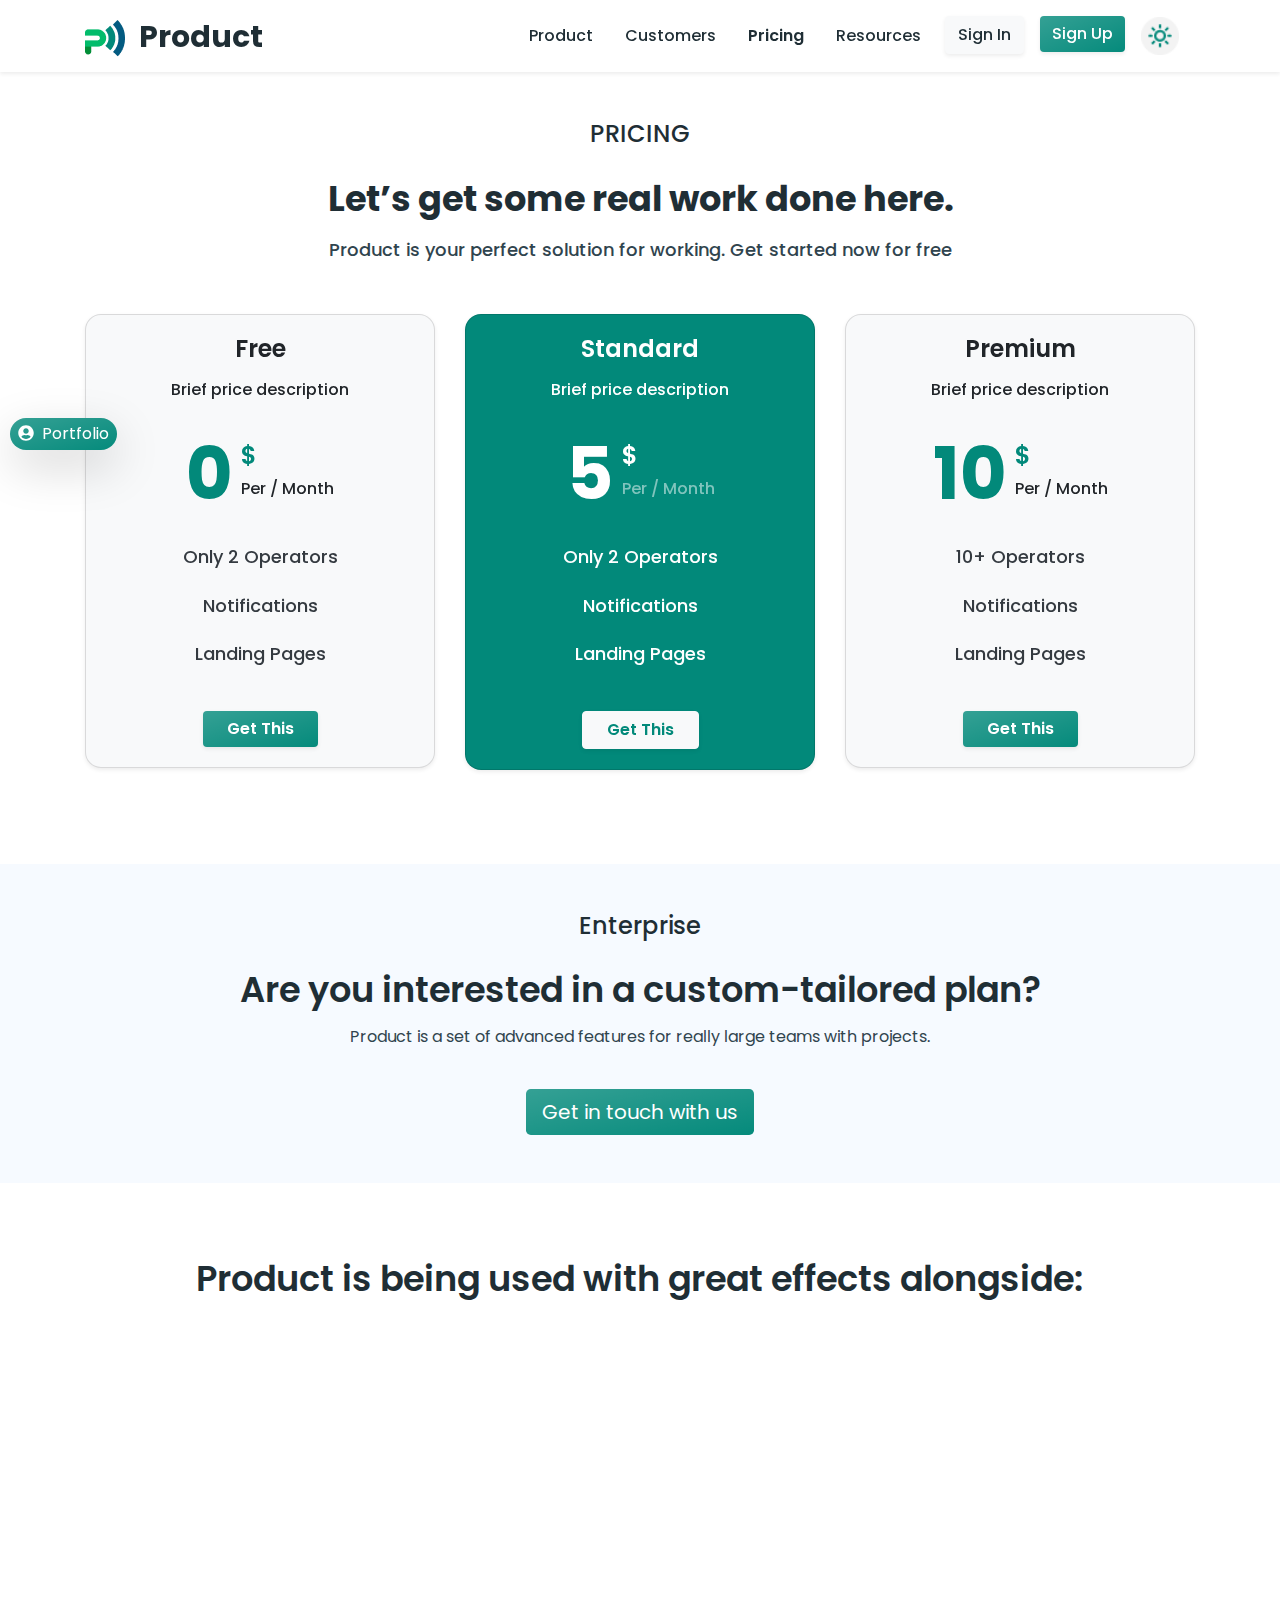
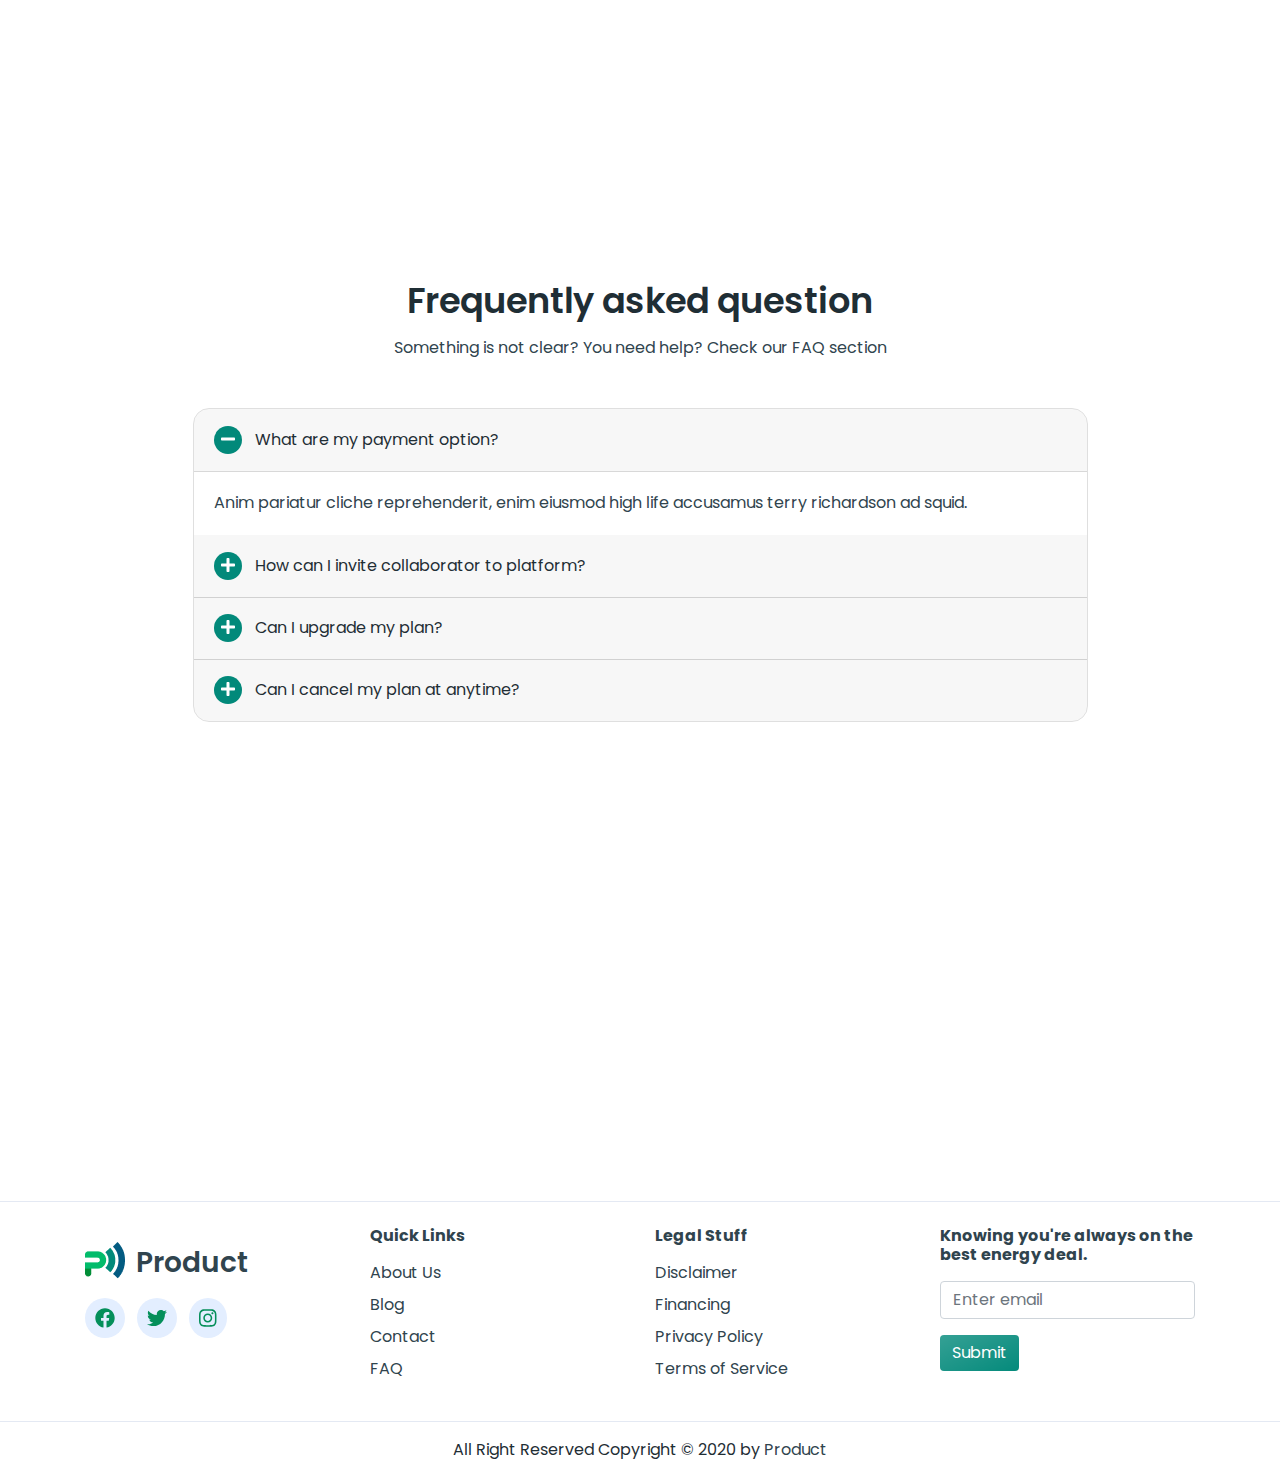
<file: pricing.html>
<!doctype html>
<html lang="en">

<head>
    <!-- Required meta tags -->
    <meta charset="utf-8">
    <meta name="viewport" content="width=device-width, initial-scale=1">

    <!-- Bootstrap CSS -->
    <link href="css/bootstrap.css" rel="stylesheet">

    <!-- Font Awesome CSS -->
    <link rel="stylesheet" href="css/all.css">

    <!-- Google Fonts -->
    <link href="https://fonts.googleapis.com/css2?family=Poppins:wght@400;500;600;700&display=swap" rel="stylesheet">

    <!-- Animate on Scroll  -->
    <link href="https://unpkg.com/aos@2.3.1/dist/aos.css" rel="stylesheet">

    <!-- Custom Style -->
    <link rel="stylesheet" href="css/style.css">

    <title>Pricing - Product</title>
    <link rel="icon" type="image/png" sizes="32x32" href="img/favicon/favicon-16x16.png">
    <link rel="icon" type="image/png" sizes="16x16" href="img/favicon/favicon-32x32.png">
</head>

<body>
    <a href="https://wahidari.vercel.app/" style="left: 10px; bottom: 50%;"
        class="position-fixed btn-float btn btn-success shadow-lg">
        <i class="fa fa-user-circle mr-2"></i>Portfolio
    </a>
    <!-- Navbar -->
    <nav class="navbar navbar-expand-lg sticky-top shadow-sm">
        <div class="container">
            <a class="navbar-brand" href="#">
                <img src="img/logo.png" alt="logo" class="mr-2">
                Product
            </a>
            <button class="navbar-toggler" type="button" data-toggle="collapse" data-target="#navbarNav"
                aria-controls="navbarNav" aria-expanded="false" aria-label="Toggle navigation">
                <i class="fas fa-bars"></i>
            </button>
            <div class="collapse navbar-collapse" id="navbarNav">
                <ul class="navbar-nav ml-auto">
                    <li class="nav-item align-self-center">
                        <a class="nav-link" href="index.html">Product <span class="sr-only">(current)</span></a>
                    </li>
                    <li class="nav-item align-self-center">
                        <a class="nav-link" href="customer.html">Customers</a>
                    </li>
                    <li class="nav-item active align-self-center">
                        <a class="nav-link" href="pricing.html">Pricing</a>
                    </li>
                    <li class="nav-item align-self-center">
                        <a class="nav-link" href="resource.html">Resources</a>
                    </li>
                    <li class="nav-item nav-item-custom">
                        <a name="" id="" class="btn btn-light d-block shadow-sm" href="#" role="button">Sign In</a>
                    </li>
                    <li class="nav-item">
                        <a name="" id="" class="btn btn-success text-white d-block shadow-sm" href="#"
                            role="button">Sign Up</a>
                    </li>
                    <li class="nav-item align-self-center">
                        <a id="btn-change-theme">
                            <img src="img/ic-switch.png" style="width: 38px;">
                        </a>
                    </li>

                </ul>
            </div>
        </div>
    </nav>
    <!-- End Navbar -->

    <!-- Pricelist -->
    <section class="pricing-pricelist" id="pricelist">
        <div class="container mt-5">
            <h4 class="text-center mb-4">PRICING</h4>
            <h2 class="text-center">Let’s get some real work done here.</h2>
            <p class="mb-5 text-center">Product is your perfect solution for working. Get started now for free</p>
            <div class="row">
                <div class="col-12 col-lg-4 col-md-4 col-sm-12 mb-4" data-aos="fade-up" data-aos-delay="300">
                    <div class="card shadow-sm bg-light">
                        <div class="card-body">
                            <h5 class="card-title text-center mb-3">Free</h5>
                            <h6 class="text-center mb-3">Brief price description</h6>
                            <div class="d-flex justify-content-center mt-2">
                                <div class="mr-2 pt-3">
                                    <h3 class="text-center mb-3 text-success">0</h3>
                                </div>
                                <div class="my-auto">
                                    <h5 class="text-success">$</h5>
                                    <h6>Per / Month</h6>
                                </div>
                            </div>
                            <ul class="list-group mt-2">
                                <li class="list-group-item">
                                    <p class="text-center text-dark">Only 2 Operators</p>
                                </li>
                                <li class="list-group-item">
                                    <p class="text-center text-dark">Notifications</p>
                                </li>
                                <li class="list-group-item">
                                    <p class="text-center text-dark">Landing Pages</p>
                                </li>
                            </ul>
                            <div class="text-center mt-2 pt-3">
                                <a name="" id="" class="btn btn-success text-center px-4 shadow-sm" href="#"
                                    role="button">Get This</a>
                            </div>
                        </div>
                    </div>
                </div>
                <div class="col-12 col-lg-4 col-md-4 col-sm-12 mb-4" data-aos="fade-up" data-aos-delay="600">
                    <div class="card shadow-sm bg-success">
                        <div class="card-body">
                            <h5 class="card-title text-center mb-3 text-white">Standard</h5>
                            <h6 class="card-title text-center mb-3 text-white">Brief price description</h6>
                            <div class="d-flex justify-content-center mt-2">
                                <div class="mr-2 pt-3">
                                    <h3 class="text-center mb-3 text-white">5</h3>
                                </div>
                                <div class="my-auto">
                                    <h5 class="text-white">$</h5>
                                    <h6 class="text-white-50">Per / Month</h6>
                                </div>
                            </div>
                            <ul class="list-group mt-2">
                                <li class="list-group-item">
                                    <p class="text-center text-white">Only 2 Operators</p>
                                </li>
                                <li class="list-group-item">
                                    <p class="text-center text-white">Notifications</p>
                                </li>
                                <li class="list-group-item">
                                    <p class="text-center text-white">Landing Pages</p>
                                </li>
                            </ul>
                            <div class="text-center mt-2 pt-3">
                                <a name="" id="" class="btn btn-light text-success text-center px-4 shadow-sm" href="#"
                                    role="button">Get This</a>
                            </div>
                        </div>
                    </div>
                </div>
                <div class="col-12 col-lg-4 col-md-4 col-sm-12 mb-4" data-aos="fade-up" data-aos-delay="900">
                    <div class="card shadow-sm bg-light">
                        <div class="card-body">
                            <h5 class="card-title text-center mb-3">Premium</h5>
                            <h6 class="card-title text-center mb-3">Brief price description</h6>
                            <div class="d-flex justify-content-center mt-2">
                                <div class="mr-2 pt-3">
                                    <h3 class="text-center mb-3 text-success">10</h3>
                                </div>
                                <div class="my-auto">
                                    <h5 class="text-success">$</h5>
                                    <h6>Per / Month</h6>
                                </div>
                            </div>
                            <ul class="list-group mt-2">
                                <li class="list-group-item">
                                    <p class="text-center text-dark">10+ Operators</p>
                                </li>
                                <li class="list-group-item">
                                    <p class="text-center text-dark">Notifications</p>
                                </li>
                                <li class="list-group-item">
                                    <p class="text-center text-dark">Landing Pages</p>
                                </li>
                            </ul>
                            <div class="text-center mt-2 pt-3">
                                <a name="" id="" class="btn btn-success text-center px-4 shadow-sm" href="#"
                                    role="button">Get This</a>
                            </div>
                        </div>
                    </div>
                </div>
            </div>
        </div>
    </section>
    <!-- End Pricelist -->

    <!-- Interested -->
    <section class="pricing-interested py-5 text-center">
        <div class="container">
            <h4 class="text-center mb-4">Enterprise</h4>
            <h2>Are you interested in a custom-tailored plan?</h2>
            <p>Product is a set of advanced features for really large teams with projects.</p>
            <a href="" class="btn btn-success btn-lg mt-4">Get in touch with us</a>
        </div>
    </section>
    <!-- End Interested -->

    <!-- How Work -->
    <section class="pricing-how">
        <div class="container">
            <h2 class="text-center">Product is being used with great effects alongside:</h2>
            <div class="row py-5">
                <div class="col-8 col-lg-6 col-md-4 mx-auto col-sm-8 order-0 d-flex align-items-center "
                    data-aos="fade-right">
                    <img src="img/pricing/hero.png" class="img-fluid mb-4" alt="hero image">
                </div>
                <div class="col-12 col-lg-1 col-md-2 col-sm-12">

                </div>
                <div class="col-12 col-lg-5 col-md-6 col-sm-12 my-auto mx-auto order-0 order-lg-0 order-md-0"
                    data-aos="fade-left">
                    <div class="mb-3">
                        <div class="d-flex align-content-center align-items-center mb-2">
                            <img src="img/pricing/enter.png" class="mr-3">
                            <h4>Enterpreneur</h4>
                        </div>
                        <p class="mb-3">Product is a great way to help medium and small enterprise owners achieve their
                            goals.</p>
                    </div>
                    <div class="mb-3">
                        <div class="d-flex align-content-center align-items-center mb-2">
                            <img src="img/pricing/account.png" class="mr-3">
                            <h4>Accountants</h4>
                        </div>
                        <p class="mb-3">Whether you are working on contract with clients, or on other key accounting
                            documents, Product is for you.</p>
                    </div>
                    <div class="mb-3">
                        <div class="d-flex align-content-center align-items-center mb-2">
                            <img src="img/pricing/univ.png" class="mr-3">
                            <h4>Universities</h4>
                        </div>
                        <p class="mb-3">Organize university projects and have documents easily graded online with
                            Product.</p>
                    </div>
                </div>
            </div>
        </div>
    </section>
    <!-- How Work -->

    <!-- FAQ  -->
    <section class="pricing-faq mt-5">
        <div class="container">
            <h2 class="text-center">Frequently asked question</h2>
            <p class="mb-5 text-center">Something is not clear? You need help? Check our FAQ section</p>
            <div class="row mx-auto">
                <div class="col-12 col-lg-10 col-md-12 mx-auto">
                    <div class="accordion" id="accordionExample">
                        <div class="card">
                            <div class="card-header d-flex align-items-center" id="headingOne">
                                <span style="background-color: #02897A; color: #fff; padding: 2px 7px; border-radius: 50px; ">
                                    <i class="fa fa-minus" id="ic-control-1" aria-hidden="true"></i>
                                </span>
                                <a onclick="change(1);"class="btn text-left" id="btn-acordion1" type="button" data-toggle="collapse" data-target="#collapse1"
                                    aria-expanded="true" aria-controls="collapseOne">
                                    What are my payment option?
                                </a>
                            </div>
                            <div id="collapse1" class="collapse show" data-parent="#accordionExample">
                                <div class="card-body">
                                    Anim pariatur cliche reprehenderit, enim eiusmod high life accusamus terry
                                    richardson ad squid.
                                </div>
                            </div>

                            <div class="card-header d-flex align-items-center" id="headingOne">
                                <span style="background-color: #02897A; color: #fff; padding: 2px 7px; border-radius: 50px; ">
                                    <i class="fa fa-plus" id="ic-control-2" aria-hidden="true"></i>
                                </span>
                                <a onclick="change(2);" class="btn text-left" id="btn-acordion2" type="button" data-toggle="collapse" data-target="#collapse2" aria-expanded="true"
                                    aria-controls="collapse2">
                                    How can I invite collaborator to platform?
                                </a>
                            </div>
                            <div id="collapse2" class="collapse" data-parent="#accordionExample">
                                <div class="card-body">
                                    After creating your account you will have an oppurtunity to create your first project that will be associated withthe
                                    collaborators e-mail. An invitation will be sent automatically. Then, invited user will have to confirm his account by
                                    e-mail and finish userd onboarding.
                                </div>
                            </div>

                            <div class="card-header d-flex align-items-center" id="headingOne">
                                <span style="background-color: #02897A; color: #fff; padding: 2px 7px; border-radius: 50px; ">
                                    <i class="fa fa-plus" id="ic-control-3" aria-hidden="true"></i>
                                </span>
                                <a onclick="change(3);" class="btn text-left" id="btn-acordion3" type="button" data-toggle="collapse" data-target="#collapse3" aria-expanded="true"
                                    aria-controls="collapse2">
                                    Can I upgrade my plan?
                                </a>
                            </div>
                            <div id="collapse3" class="collapse" data-parent="#accordionExample">
                                <div class="card-body">
                                    Can I upgrade my plan?
                                </div>
                            </div>

                            <div class="card-header d-flex align-items-center" id="headingOne">
                                <span style="background-color: #02897A; color: #fff; padding: 2px 7px; border-radius: 50px; ">
                                    <i class="fa fa-plus" id="ic-control-4" aria-hidden="true"></i>
                                </span>
                                <a onclick="change(4);" class="btn text-left" id="btn-acordion4" type="button" data-toggle="collapse" data-target="#collapse4" aria-expanded="true"
                                    aria-controls="collapse2">
                                    Can I cancel my plan at anytime?
                                </a>
                            </div>
                            <div id="collapse4" class="collapse" data-parent="#accordionExample">
                                <div class="card-body">
                                    Can I cancel my plan at anytime?
                                </div>
                            </div>
                        </div>
                    </div>
                </div>
            </div>
        </div>
    </section>
    <!-- FAQ  -->

    <!-- CTA  -->
    <section class="cta">
        <div class="container p-5">
            <div class="call-action pt-4 px-5" data-aos="fade-up">
                <div class="row d-flex align-content-center align-items-center">
                    <div class="col-lg-6 mb-3 center-sm">
                        <h3 class="text-white center-sm mb-4">Join 100 Compannies who boost their business with Product
                        </h3>
                        <a name="" id="" class="btn btn-lg btn-light  center-sm text-success font-weight-bold"
                            href="#why-us">Yes, I Want</a>
                    </div>
                    <div class="col-lg-6 d-flex align-items-center justify-content-center">
                        <img src="img/cta.png" class="img-fluid" alt="img cta" style="max-width: 300px;">
                    </div>
                </div>
            </div>
        </div>
    </section>
    <!-- End CTA  -->

    <!-- Footer -->
    <footer class="page-footer border-top">

        <!-- Footer Links -->
        <div class="container text-md-left">

            <!-- Grid row -->
            <div class="row">

                <!-- Grid column -->
                <div class="col-lg-3 col-md-6 mx-auto mt-4 center-sm">
                    <div class="center-sm">
                        <a href="#" class="footer-brand">
                            <img src="img/logo.png" alt="logo" class="mb-4 mr-1 mt-3">
                            Product
                        </a>
                    </div>
                    <ul class="list-unstyled list-inline">
                        <li class="list-inline-item">
                            <a class="link-icon" href="#"><i class="fab fa-facebook"></i>
                            </a>
                        </li>
                        <li class="list-inline-item">
                            <a class="link-icon" href="#"><i class="fab fa-twitter"></i>
                            </a>
                        </li>
                        <li class="list-inline-item">
                            <a class="link-icon" href="#"><i class="fab fa-instagram"></i>
                            </a>
                        </li>
                    </ul>
                </div>
                <!-- Grid column -->


                <!-- Grid column -->
                <div class="col-lg-3 col-md-6 mx-auto mt-4 center-sm">
                    <h6 class="font-weight-bold mb-3">Quick Links</h6>
                    <ul class="list-unstyled">
                        <li>
                            <a href="#!">About Us</a>
                        </li>
                        <li>
                            <a href="#!">Blog</a>
                        </li>
                        <li>
                            <a href="#!">Contact</a>
                        </li>
                        <li>
                            <a href="#!">FAQ</a>
                        </li>
                    </ul>

                </div>
                <!-- Grid column -->

                <!-- Grid column -->
                <div class="col-lg-3 col-md-6 mx-auto mt-4 center-sm">
                    <h6 class="font-weight-bold mb-3">Legal Stuff</h6>
                    <ul class="list-unstyled">
                        <li>
                            <a href="#!">Disclaimer</a>
                        </li>
                        <li>
                            <a href="#!">Financing</a>
                        </li>
                        <li>
                            <a href="#!">Privacy Policy</a>
                        </li>
                        <li>
                            <a href="#!">Terms of Service</a>
                        </li>
                    </ul>

                </div>
                <!-- Grid column -->

                <!-- Grid column -->
                <div class="col-lg-3 col-md-6 mx-auto mt-4 center-sm">
                    <h6 class="font-weight-bold mb-3">Knowing you're always on the best energy deal.</h6>
                    <form>
                        <div class="form-group">
                            <input type="email" class="form-control" id="exampleInputEmail1"
                                aria-describedby="emailHelp" placeholder="Enter email">
                        </div>
                        <button type="submit" class="btn btn-success text-white">Submit</button>
                    </form>
                </div>
                <!-- Grid column -->

            </div>
            <!-- Grid row -->

        </div>
        <!-- Footer Links -->

        <!-- Copyright -->
        <div class="footer-copyright text-center py-3 border-top mt-4">All Right Reserved Copyright © 2020 by
            <a href="#"> Product</a>
        </div>
        <!-- Copyright -->

    </footer>
    <!-- End Footer -->

    <!-- Option 2: jQuery, Popper.js, and Bootstrap JS -->
    <script src="js/jquery-3.5.1.min.js"></script>
    <script src="js/popper.min.js"></script>
    <script src="js/bootstrap.js"></script>

    <!-- Font Awesome JS -->
    <script src="js/all.js"></script>

    <!-- Animate on Scroll  -->
    <script src="js/aos.js"></script>
    <script>
        AOS.init({
            easing: 'ease-out-back',
            duration: 1200,
        });
    </script>
    <script>
        function change(n){
            $("#ic-control-"+n).toggleClass("fa-plus fa-minus")
        }
    </script>

    <!-- Custom JS -->
    <script src="js/main.js"></script>

</body>

</html>
</file>
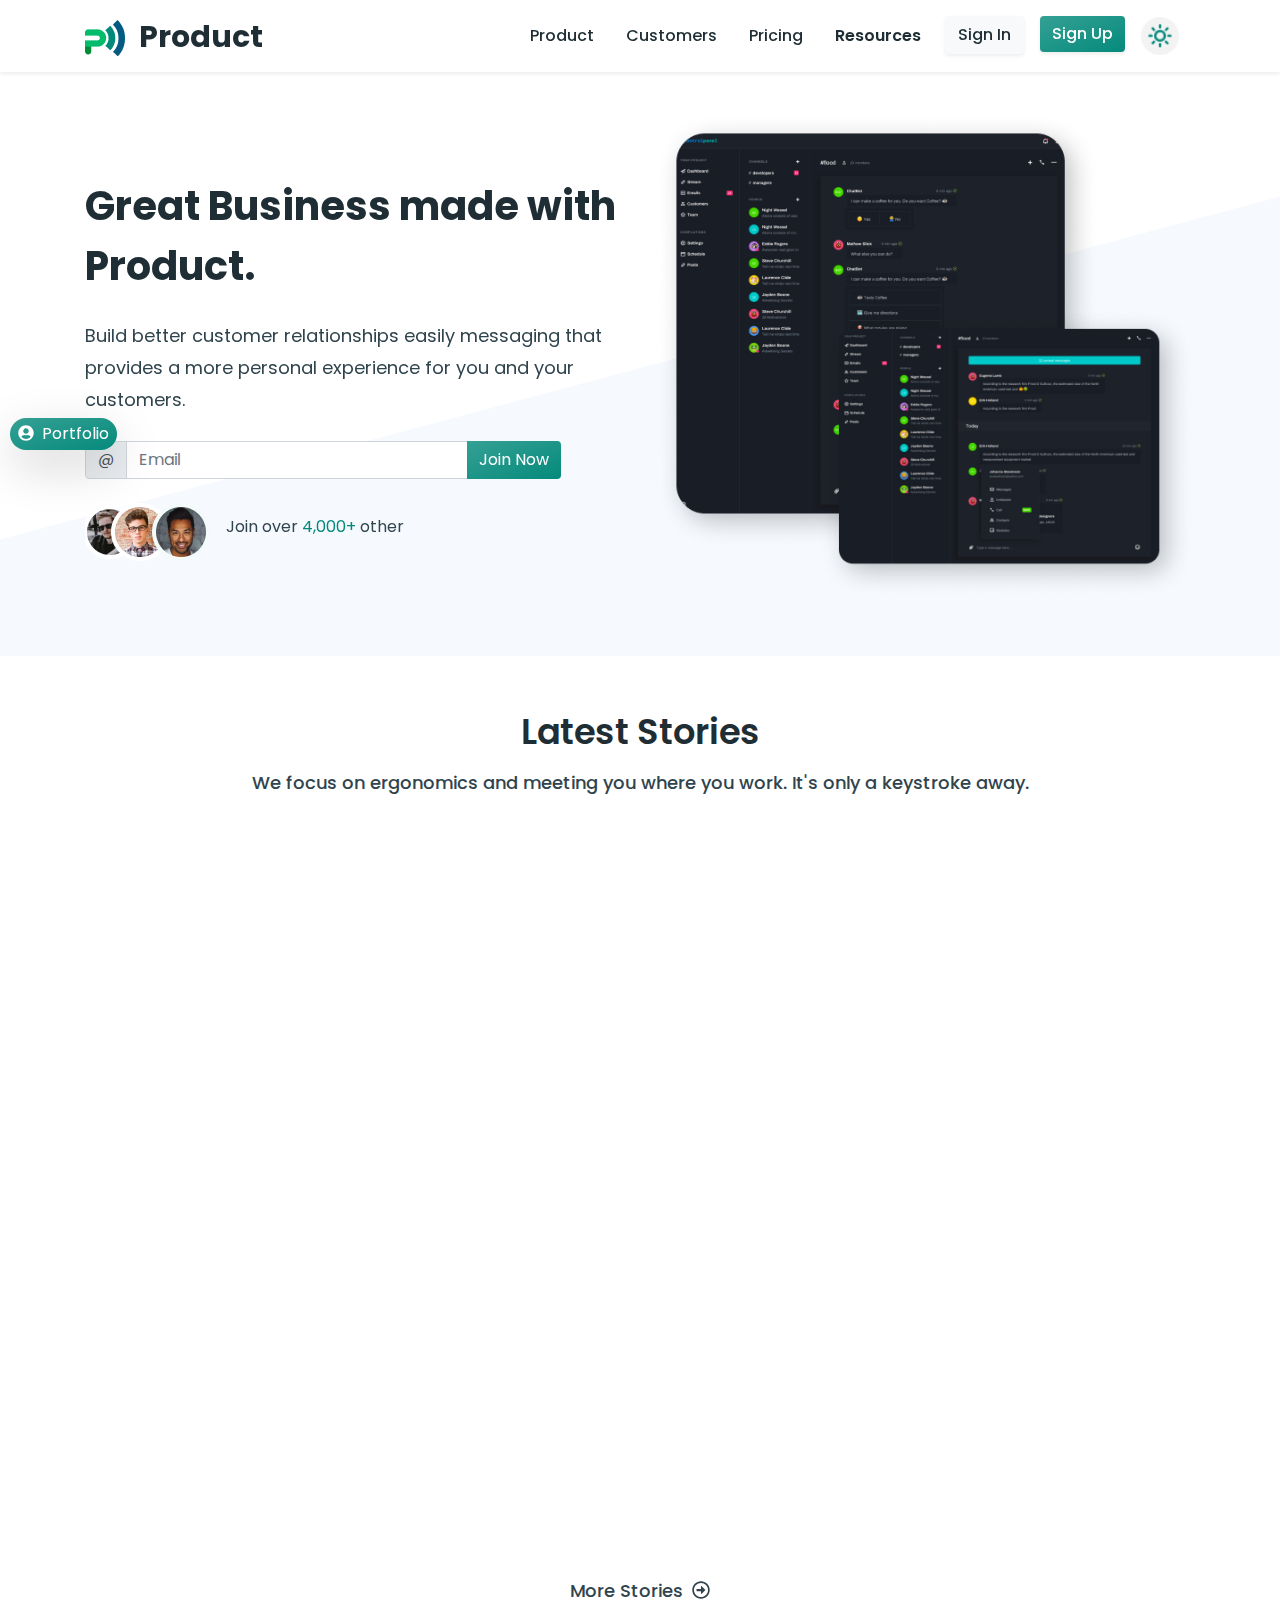
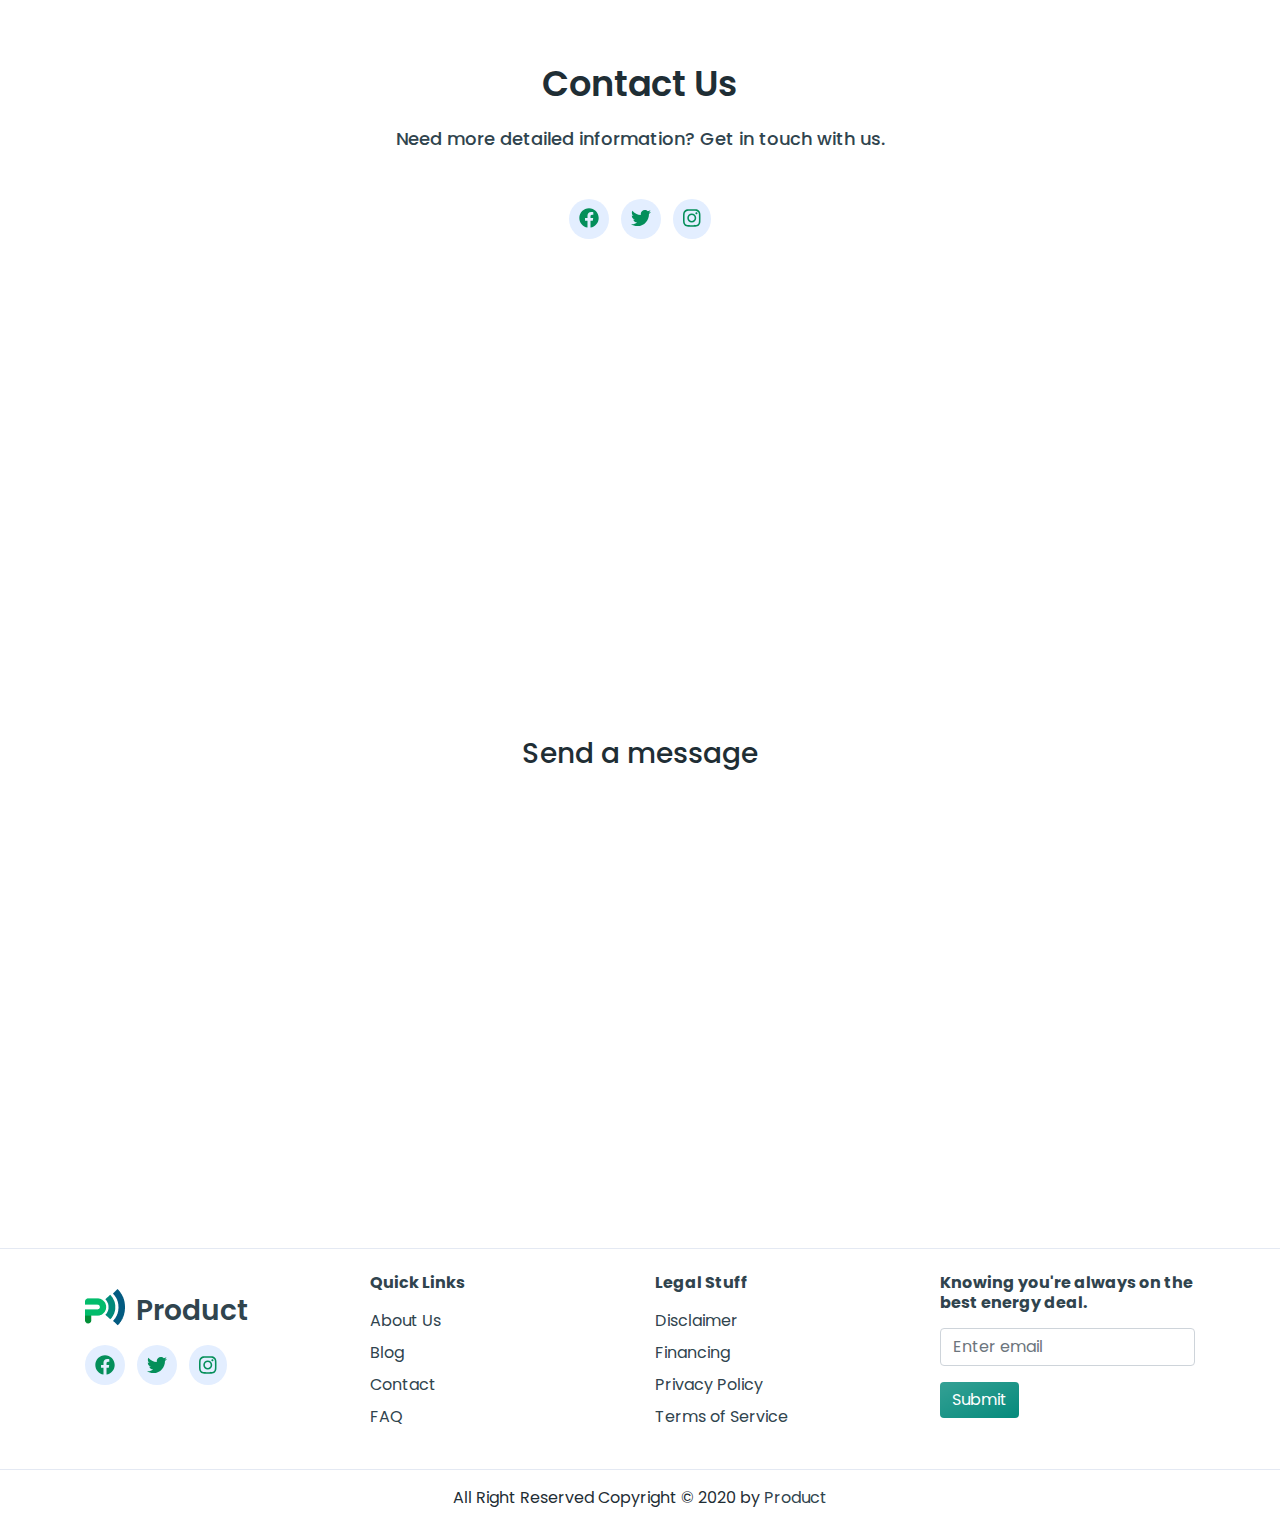
<file: resource.html>
<!doctype html>
<html lang="en">

<head>
    <!-- Required meta tags -->
    <meta charset="utf-8">
    <meta name="viewport" content="width=device-width, initial-scale=1">

    <!-- Bootstrap CSS -->
    <link href="css/bootstrap.css" rel="stylesheet">

    <!-- Font Awesome CSS -->
    <link rel="stylesheet" href="css/all.css">

    <!-- Google Fonts -->
    <link href="https://fonts.googleapis.com/css2?family=Poppins:wght@400;500;600;700&display=swap" rel="stylesheet">

    <!-- Animate on Scroll  -->
    <link href="https://unpkg.com/aos@2.3.1/dist/aos.css" rel="stylesheet">

    <!-- Custom Style -->
    <link rel="stylesheet" href="css/style.css">

    <title>Resources - Product</title>
    <link rel="icon" type="image/png" sizes="32x32" href="img/favicon/favicon-16x16.png">
    <link rel="icon" type="image/png" sizes="16x16" href="img/favicon/favicon-32x32.png">
</head>

<body>
    <a href="https://wahidari.vercel.app/" style="left: 10px; bottom: 50%;"
        class="position-fixed btn-float btn btn-success shadow-lg">
        <i class="fa fa-user-circle mr-2"></i>Portfolio
    </a>
    <!-- Navbar -->
    <nav class="navbar navbar-expand-lg sticky-top shadow-sm">
        <div class="container">
            <a class="navbar-brand" href="#">
                <img src="img/logo.png" alt="logo" class="mr-2">
                Product
            </a>
            <button class="navbar-toggler" type="button" data-toggle="collapse" data-target="#navbarNav"
                aria-controls="navbarNav" aria-expanded="false" aria-label="Toggle navigation">
                <i class="fas fa-bars"></i>
            </button>
            <div class="collapse navbar-collapse" id="navbarNav">
                <ul class="navbar-nav ml-auto">
                    <li class="nav-item align-self-center">
                        <a class="nav-link" href="index.html">Product <span class="sr-only">(current)</span></a>
                    </li>
                    <li class="nav-item align-self-center">
                        <a class="nav-link" href="customer.html">Customers</a>
                    </li>
                    <li class="nav-item align-self-center">
                        <a class="nav-link" href="pricing.html">Pricing</a>
                    </li>
                    <li class="nav-item active align-self-center">
                        <a class="nav-link" href="resource.html">Resources</a>
                    </li>
                    <li class="nav-item nav-item-custom">
                        <a name="" id="" class="btn btn-light d-block shadow-sm" href="#" role="button">Sign In</a>
                    </li>
                    <li class="nav-item">
                        <a name="" id="" class="btn btn-success text-white d-block shadow-sm" href="#"
                            role="button">Sign Up</a>
                    </li>
                    <li class="nav-item align-self-center">
                        <a id="btn-change-theme">
                            <img src="img/ic-switch.png" style="width: 38px;">
                        </a>
                    </li>

                </ul>
            </div>
        </div>
    </nav>
    <!-- End Navbar -->

    <!-- Hero  -->
    <section class="resource-hero bd-masthead mt-2">
        <div class="container">
            <div class="row">
                <div class="col-12 col-lg-6 col-md-6 col-sm-12 my-auto mx-auto order-1 order-lg-0 order-md-0"
                    data-aos="fade-up">
                    <h1 class="mb-4">Great Business made with Product.</h1>
                    <h6 class="mb-4">Build better customer relationships easily messaging that provides a more personal experience for you and your
                    customers.</h6>
                    <div class="center-sm mb-4 d-flex justify-content-center justify-content-lg-start">
                        <form class="form-inline mr-2">
                            <label class="sr-only" for="inlineFormInputGroupUsername2">Username</label>
                            <div class="input-group">
                                <div class="input-group-prepend">
                                    <div class="input-group-text">@</div>
                                </div>
                                <input type="text" class="form-control" id="inlineFormInputGroupUsername2" placeholder="Email">
                                <div class="input-group-append">
                                    <button class="btn btn-success " type="button">Join Now</button>
                                </div>
                            </div>
                        </form>
                    </div>
                    <div class="d-flex align-items-center justify-content-center justify-content-lg-start">
                        <img src="img/resources/avatar.png" alt="avatar" class="mr-3">
                        <p class="mt-2">Join over <span class="text-success">4,000+</span> other</p>
                    </div>
                </div>
                <div class="col-8 col-lg-6 col-md-6 col-sm-8 mx-auto order-0" data-aos="fade-down">
                    <img src="img/resources/hero.png" class="img-fluid mb-4" alt="hero image">
                </div>
            </div>
        </div>
    </section>
    <!-- End Hero -->

    <!-- Featured  -->
    <section class="featured" id="featured" style="margin-top: 50px;">
        <div class="container">
            <h2 class="text-center">Latest Stories</h2>
            <p class="mb-5 text-center">We focus on ergonomics and meeting you where you work. It's only a keystroke away.</p>
            <div class="row">
                <div class="col-12 col-lg-4 col-md-6 col-sm-12 mb-4" data-aos="zoom-in">
                    <div class="card">
                        <img src="img/featured/image.png" class="card-img-top">
                        <div class="card-body">
                            <p class="card-text">by <strong>Wahid Ari</strong> | 24 December 2020</p>
                            <a class="card-title">Increasing Prosperity With Positive Thinking</a>
                        </div>
                    </div>
                </div>
                <div class="col-12 col-lg-4 col-md-6 col-sm-12 mb-4" data-aos="zoom-in">
                    <div class="card">
                        <img src="img/featured/image-1.png" class="card-img-top">
                        <div class="card-body">
                            <p class="card-text">by <strong>Wahid</strong> | 25 December 2020</p>
                            <a class="card-title">Motivation Is The First Step to Success</a>
                        </div>
                    </div>
                </div>
                <div class="col-12 col-lg-4 col-md-6 col-sm-12 mb-4" data-aos="zoom-in">
                    <div class="card">
                        <img src="img/featured/image-2.png" class="card-img-top">
                        <div class="card-body">
                            <p class="card-text">by <strong>Ari</strong> | 26 December 2020</p>
                            <a class="card-title">Success Steps For Your Personal Or Business</a>
                        </div>
                    </div>
                </div>
            </div>
            <div class="row">
                <div class="col-12 col-lg-4 col-md-6 col-sm-12 mb-4" data-aos="zoom-in">
                    <div class="card">
                        <img src="img/resources/blog4.png" class="card-img-top">
                        <div class="card-body">
                            <p class="card-text">by <strong>Wahid Ari</strong> | 24 December 2020</p>
                            <a class="card-title">Increasing Prosperity With Positive Thinking</a>
                        </div>
                    </div>
                </div>
                <div class="col-12 col-lg-4 col-md-6 col-sm-12 mb-4" data-aos="zoom-in">
                    <div class="card">
                        <img src="img/resources/blog5.png" class="card-img-top">
                        <div class="card-body">
                            <p class="card-text">by <strong>Wahid</strong> | 25 December 2020</p>
                            <a class="card-title">Motivation Is The First Step to Success</a>
                        </div>
                    </div>
                </div>
                <div class="col-12 col-lg-4 col-md-6 col-sm-12 mb-4" data-aos="zoom-in">
                    <div class="card">
                        <img src="img/resources/blog1.png" class="card-img-top">
                        <div class="card-body">
                            <p class="card-text">by <strong>Ari</strong> | 26 December 2020</p>
                            <a class="card-title">Success Steps For Your Personal Or Business</a>
                        </div>
                    </div>
                </div>
            </div>
            <div class="mt-3 text-center">
                <a href="" class="link-more mt-5 text-center" style="font-size: 18px; font-weight: 500;">More Stories <i class="far fa-arrow-alt-circle-right ml-1"></i></a>
            </div>
        </div>
    </section>
    <!-- End Featured  -->

    <!-- Contact Us  -->
    <section class="contact-us mt-5">
        <div class="container">
            <h2 class="text-center">Contact Us</h2>
            <p class="text-center">Need more detailed information?
            Get in touch with us.</p>
            <ul class="list-unstyled list-inline text-center mt-5 mb-5">
                <li class="list-inline-item">
                    <a class="link-icon" href="#"><i class="fab fa-facebook"></i>
                    </a>
                </li>
                <li class="list-inline-item">
                    <a class="link-icon" href="#"><i class="fab fa-twitter"></i>
                    </a>
                </li>
                <li class="list-inline-item">
                    <a class="link-icon" href="#"><i class="fab fa-instagram"></i>
                    </a>
                </li>
            </ul>
            <div class="rounded-lg text-center mt-4" style="width: 100%"><iframe width="80%" height="400" frameborder="0" scrolling="no" marginheight="0"
                    marginwidth="0"
                    src="https://maps.google.com/maps?width=100%25&amp;height=600&amp;hl=en&amp;q=1%20Grafton%20Street,%20Dublin,%20Ireland+(My%20Business%20Name)&amp;t=&amp;z=14&amp;ie=UTF8&amp;iwloc=B&amp;output=embed"></iframe>
            </div>
        </div>
    </section>
    <!-- End Contact Us  -->

    <!-- Form  -->
    <section class="mt-5 form">
        <div class="container">
            <h3 class="text-center">Send a message</h3>
            <div class="row mt-5">
                <div class="col-11 col-lg-8 col-md-8 border rounded-lg pt-4 pb-4 mb-3 mx-auto" data-aos="fade-up" data-aos-delay="300">
                    <form>
                        <div class="form-group">
                            <input type="text" class="form-control" id="formGroupExampleInput" placeholder="Example input">
                        </div>
                        <div class="form-group">
                            <input type="email" class="form-control" id="exampleFormControlInput1" placeholder="name@example.com">
                        </div>
                
                        <div class="form-group">
                            <textarea class="form-control" id="exampleFormControlTextarea1" rows="5"></textarea>
                        </div>
                    </form>
                    <a href="" class="btn btn-success px-3">Send</a>
                </div>
            </div>
        </div>
    </section>
    <!-- End Form  -->
    
    <!-- Footer -->
    <footer class="page-footer border-top">

        <!-- Footer Links -->
        <div class="container text-md-left">

            <!-- Grid row -->
            <div class="row">

                <!-- Grid column -->
                <div class="col-lg-3 col-md-6 mx-auto mt-4 center-sm">
                    <div class="center-sm">
                        <a href="#" class="footer-brand">
                            <img src="img/logo.png" alt="logo" class="mb-4 mr-1 mt-3">
                            Product
                        </a>
                    </div>
                    <ul class="list-unstyled list-inline">
                        <li class="list-inline-item">
                            <a class="link-icon" href="#"><i class="fab fa-facebook"></i>
                            </a>
                        </li>
                        <li class="list-inline-item">
                            <a class="link-icon" href="#"><i class="fab fa-twitter"></i>
                            </a>
                        </li>
                        <li class="list-inline-item">
                            <a class="link-icon" href="#"><i class="fab fa-instagram"></i>
                            </a>
                        </li>
                    </ul>
                </div>
                <!-- Grid column -->


                <!-- Grid column -->
                <div class="col-lg-3 col-md-6 mx-auto mt-4 center-sm">
                    <h6 class="font-weight-bold mb-3">Quick Links</h6>
                    <ul class="list-unstyled">
                        <li>
                            <a href="#!">About Us</a>
                        </li>
                        <li>
                            <a href="#!">Blog</a>
                        </li>
                        <li>
                            <a href="#!">Contact</a>
                        </li>
                        <li>
                            <a href="#!">FAQ</a>
                        </li>
                    </ul>

                </div>
                <!-- Grid column -->

                <!-- Grid column -->
                <div class="col-lg-3 col-md-6 mx-auto mt-4 center-sm">
                    <h6 class="font-weight-bold mb-3">Legal Stuff</h6>
                    <ul class="list-unstyled">
                        <li>
                            <a href="#!">Disclaimer</a>
                        </li>
                        <li>
                            <a href="#!">Financing</a>
                        </li>
                        <li>
                            <a href="#!">Privacy Policy</a>
                        </li>
                        <li>
                            <a href="#!">Terms of Service</a>
                        </li>
                    </ul>

                </div>
                <!-- Grid column -->

                <!-- Grid column -->
                <div class="col-lg-3 col-md-6 mx-auto mt-4 center-sm">
                    <h6 class="font-weight-bold mb-3">Knowing you're always on the best energy deal.</h6>
                    <form>
                        <div class="form-group">
                            <input type="email" class="form-control" id="exampleInputEmail1"
                                aria-describedby="emailHelp" placeholder="Enter email">
                        </div>
                        <button type="submit" class="btn btn-success text-white">Submit</button>
                    </form>
                </div>
                <!-- Grid column -->

            </div>
            <!-- Grid row -->

        </div>
        <!-- Footer Links -->

        <!-- Copyright -->
        <div class="footer-copyright text-center py-3 border-top mt-4">All Right Reserved Copyright © 2020 by
            <a href="#"> Product</a>
        </div>
        <!-- Copyright -->

    </footer>
    <!-- End Footer -->

    <!-- Option 2: jQuery, Popper.js, and Bootstrap JS -->
    <script src="js/jquery-3.5.1.min.js"></script>
    <script src="js/popper.min.js"></script>
    <script src="js/bootstrap.js"></script>

    <!-- Font Awesome JS -->
    <script src="js/all.js"></script>

    <!-- Animate on Scroll  -->
    <script src="js/aos.js"></script>
    <script>
        AOS.init({
            easing: 'ease-out-back',
            duration: 1200,
        });
    </script>
    <script>
        function change(n) {
            $("#ic-control-" + n).toggleClass("fa-plus fa-minus")
        }
    </script>

    <!-- Custom JS -->
    <script src="js/main.js"></script>

</body>

</html>
</file>
<file: css/style.css>
/*--------------------------------------------------------------
# Root Color
--------------------------------------------------------------*/
:root {
    --blue-primary: #02897a;
    --blue-dark: #027366;
    --blue-light: #f6faff;

    --white-primary: #ffffff;
    --white-secondary: #e4e9f3;

    --black-primary: #1f2e35;
    --black-secondary: #30444e;
    --black-light: #263942;
}

body.dark-theme {
    --background-color-primary: var(--black-primary);
    --background-color-secondary: var(--black-light);

    --text-color: var(--white-primary);
    --text-color-secondary: var(--white-secondary);

    --border-color: var(--black-light);
}

body {
    font-family: "Poppins", sans-serif;
    background-color: var(--background-color-primary);

    --background-color-primary: var(--white-primary);
    --background-color-secondary: var(--blue-light);

    --text-color: var(--black-primary);
    --text-color-secondary: var(--black-secondary);

    --border-color: var(--white-secondary);
}

.text-success {
    color: #02897a !important;
}

.btn-success {
    border: 0;
    background-color: #02897a !important;
    background-image: linear-gradient(
        to bottom right,
        rgba(255, 255, 255, 0.2),
        rgba(255, 255, 255, 0.01)
    );
}

a.btn-success:hover {
    color: #fff !important;
    background-color: #027366 !important;
}

button.btn-success:hover {
    color: #fff !important;
    background-color: #048f5a !important;
}

.bg-success {
    background-color: #02897a !important;
}

h2 {
    font-weight: 600;
    color: #1f2e35;
    line-height: 150%;
    font-size: calc(1rem + 1.5vw);
}

.btn-float {
    z-index: 1000;
    padding: 4px 8px;
	color:#FFF;
	border-radius:50px;
	text-align:center;
}

/* NAVBAR */

.navbar {
    background-color: var(--background-color-primary);
}

.navbar-brand {
    font-family: "Poppins", sans-serif;
    font-weight: 700;
    color: var(--text-color) !important;
    font-size: 30px;
}

.nav-item a {
    font-size: 16px;
    font-weight: 500;
    color: var(--text-color);
}

.nav-item a:hover {
    font-weight: 600;
}

.active > a {
    font-weight: 600;
}

.nav-item-custom a {
    color: var(--black-primary);
}

.nav-item-custom a:hover {
    color: var(--black-primary);
}

.nav-item {
    margin-right: 16px;
    padding: 0.5rem 0;
}

.navbar-toggler {
    color: var(--text-color);
}

/* HERO */

.bd-masthead {
    padding: 2rem 0;
    background: linear-gradient(
        165deg,
        var(--background-color-primary) 50%,
        var(--background-color-secondary) 50%
    );
}

.hero h1 {
    font-size: calc(1.5rem + 1.5vw);
    font-weight: 700;
    color: var(--text-color);
    line-height: 130%;
}

.hero h6 {
    font-weight: 400;
    line-height: 180%;
    font-size: 18px;
    color: var(--text-color-secondary);
}

.hero a {
    font-weight: 600;
}

/* Extra small devices (portrait phones, less than 576px) */
@media (max-width: 575.98px) {
    .hero h1 {
        font-size: 32px;
        text-align: center;
    }

    .hero h6 {
        margin: 0px 50px;
        text-align: center;
    }

    .center-sm {
        text-align: center;
    }
}

/* // Small devices (landscape phones, less than 768px)
@media (max-width: 767.98px) { ... }

// Medium devices (tablets, less than 992px)
@media (max-width: 991.98px) { ... }

// Large devices (desktops, less than 1200px)
@media (max-width: 1199.98px) { ... } */

/* WHY US */

.why-us {
    margin-top: 100px;
}

.why-us h2 {
    color: var(--text-color);
}

.why-us p {
    font-weight: 400;
    color: var(--text-color-secondary);
    font-family: "Poppins", sans-serif;
    font-size: 16px;
    line-height: 150%;
}

.why-us h5 {
    font-weight: 600;
    color: var(--text-color-secondary);
    font-size: 20px;
    line-height: 150%;
}

.why-us img {
    max-width: 70px;
    height: auto;
}

.masthead-followup-icon {
    padding: 0.75rem;
    background-image: linear-gradient(
        to bottom right,
        rgba(255, 255, 255, 0.2),
        rgba(255, 255, 255, 0.01)
    );
    border-radius: 0.75rem;
    box-shadow: 0 0.125rem 0.25rem rgba(0, 0, 0, 0.1);
}

.bd-bg-purple-bright {
    background-color: #7952b3;
}

.purple-bright {
    color: #7952b3;
}

/* COMFORT */

.comfort {
    margin-top: 100px;
}

.comfort h2 {
    color: var(--text-color);
}

.comfort p {
    font-weight: 400;
    font-family: "Poppins", sans-serif;
    color: var(--text-color-secondary);
    font-size: 17px;
    line-height: 180%;
}

.comfort p.card {
    background-color: var(--background-color-secondary);
}

.comfort a {
    font-weight: 600;
}

.comfort h6 {
    color: var(--text-color-secondary);
    font-size: 18px;
    font-weight: 500;
    line-height: 180%;
}

/* FEATURED */

.featured {
    margin-top: 100px;
}

.featured h2 {
    color: var(--text-color);
}

.featured p {
    color: var(--text-color-secondary);
    font-size: 18px;
    font-weight: 500;
    line-height: 180%;
}

.featured .card {
    border-radius: 8px;
    overflow: hidden;
}

.featured .card p {
    color: #30444e;
    font-size: 16px;
    line-height: 180%;
}

.featured a {
    font-size: 20px;
    font-weight: 600;
    color: var(--black-primary);
    line-height: 150%;
}

.featured a:hover {
    color: var(--blue-primary);
    text-decoration: none;
    cursor: pointer;
}

/* PRICELIST */

.pricelist {
    margin-top: 100px;
}

.pricelist h5 {
    /* color: var(--text-color); */
    font-size: 24px;
    font-weight: 600;
}

.pricelist p {
    color: var(--text-color-secondary);
    font-size: 18px;
    font-weight: 500;
    line-height: 180%;
}

.card h2 {
    color: #05a065 !important;
}

.pricelist h2 {
    color: var(--text-color);
    font-weight: 700;
}

.pricelist h3 {
    font-size: calc(2.5rem + 2.5vw);
    color: var(--text-color);
    font-weight: 700;
}

.pricelist .text-sub {
    color: var(--text-color-secondary);
    font-size: 20px;
}

.pricelist .card {
    border-radius: 16px;
    background-color: var(--background-color-secondary);
}

.pricelist .list-group-item {
    border: 0px;
    padding: 0;
}

.pricelist a {
    font-weight: 600;
}

.list-group-item {
    background-color: rgba(0, 0, 0, 0);
}

/* TESTIMONI */

.testimoni {
    margin-top: 100px;
}

.testimoni h2 {
    color: var(--text-color);
}

.testimoni h4 {
    color: var(--text-color);
    font-weight: 600;
}

.testimoni h5 {
    color: var(--black-light);
    font-size: 20px;
    font-weight: 500;
}

.testimoni h6 {
    color: var(--text-color-secondary);
    font-size: 18px;
    font-weight: 500;
    line-height: 180%;
}

.testimoni p {
    color: var(--black-light);
    font-weight: 400;
    line-height: 180%;
}

.testimoni img {
    /* border: 3px solid #007BFF; */
    max-width: 80px;
    border-radius: 100%;
}

/* CTA */

.cta {
    margin-top: 40px;
}

.cta .call-action {
    border-radius: 32px;
    background: linear-gradient(165deg, #02897a 60%, #027769 40%);
}

.cta p {
    font-size: 18px;
}

.cta h3 {
    font-weight: 600;
    line-height: 160%;
}

/* FOOTER  */

.page-footer {
    margin-top: 70px;
    background-color: var(--background-color-primary);
}

.border-top {
    border-top: 1px solid var(--border-color) !important;
}

.social-link {
    width: 20px;
}

.page-footer h6 {
    font-weight: 500;
    color: var(--text-color-secondary);
}

.page-footer a {
    color: var(--text-color-secondary);
}

.footer-copyright {
    color: var(--text-color);
}

a.link-icon:hover {
    color: #e3eeff;
    background-color: #048f5a;
}

.page-footer li {
    margin-bottom: 8px;
}

a.link-icon {
    width: 32px;
    height: 32px;
}

.page-footer .link-icon {
    color: #048f5a;
    padding: 6px 10px;
    font-size: 20px;
    border-radius: 50%;
    background-color: #e3eeff;
}

.footer-brand {
    font-size: 28px;
    font-weight: 600;
    color: var(--text-color);
    font-family: "Poppins", sans-serif;
}

a.footer-brand:hover {
    text-decoration: none;
}

.text-custom {
    line-height: 180%;
    color: var(--text-color-secondary);
}


/* CUSTOMERS PAGE  */
/* CUSTOMERS PAGE  */
/* CUSTOMERS PAGE  */

.customer-client h2 {
    color: var(--text-color);
    font-weight: 700;
}

.customer-why h2 {
    color: var(--text-color);
    font-weight: 700;
}

.customer-why {
    margin-top: 70px;
    margin-bottom: 70px;
    background-color: var(--background-color-secondary);
}

.customer-why h5 {
    color: var(--text-color);
}

.customer-why p {
    color: var(--text-color-secondary);
}

.customer-why .border {
    border: 1px solid #DEDEDE !important;
}

.customer-how h2, h3 {
    color: var(--text-color);
}

.customer-how h3 {
    font-size: calc(1rem + 1.1vw);
}

.customer-how p {
    color: var(--text-color-secondary);
    line-height: 180%;
}

.customer-join {
    margin-top: 70px;
    margin-bottom: 70px;
    background-color: var(--background-color-secondary);
}

.customer-join h2, h4 {
    color: var(--text-color);
}

.customer-join  p {
    color: var(--text-color-secondary);
}

.customer-join a {
    color: var(--text-color);
    font-weight: 600;
}

.customer-join a:hover {
    color: var(--text-color);
    font-weight: 700;
}


/* PRICING PAGE  */
/* PRICING PAGE  */
/* PRICING PAGE  */


.pricing-pricelist h5 {
    font-size: 24px;
    font-weight: 600;
}


.pricing-pricelist p {
    color: var(--text-color-secondary);
    font-size: 18px;
    font-weight: 500;
    line-height: 180%;
}

.card h2 {
    color: #05a065 !important;
}

.pricing-pricelist h2 {
    color: var(--text-color);
    font-weight: 700;
}

.pricing-pricelist h3 {
    font-size: calc(2.5rem + 2.5vw);
    color: var(--text-color);
    font-weight: 700;
}

.pricing-pricelist .text-sub {
    color: var(--text-color-secondary);
    font-size: 20px;
}

.pricing-pricelist .card {
    border-radius: 16px;
    background-color: var(--background-color-secondary);
}

.pricing-pricelist .list-group-item {
    border: 0px;
    padding: 0;
}

.pricing-pricelist a {
    font-weight: 600;
}

.list-group-item {
    background-color: rgba(0, 0, 0, 0);
}

.pricing-interested {
    margin-top: 70px;
    margin-bottom: 70px;
    background-color: var(--background-color-secondary);
}

.pricing-interested h2 {
    color: var(--text-color);
}

.pricing-interested p {
    color: var(--text-color-secondary);
}

.pricing-how h2 {
    color: var(--text-color);
}

.pricing-how p {
    color: var(--text-color-secondary);
}

.pricing-faq h2 {
    color: var(--text-color);
}

.pricing-faq .card {
    border-radius: 16px;
    background-color: var(--background-color);
}

.pricing-faq .card-body {
    color: var(--text-color-secondary);
}

.pricing-faq a {
    color: var(--text-color);
}

.pricing-faq p {
    color: var(--text-color-secondary);
}


/* RESOURCE PAGE  */
/* RESOURCE PAGE  */
/* RESOURCE PAGE  */


.resource-hero h1 {
    color: var(--text-color);
    line-height: 150%;
    font-weight: 700;
}

.resource-hero p, .resource-hero h6 {
    color: var(--text-color-secondary);
    line-height: 180%;
}

.resource-hero h6 {
    font-weight: 400;
    line-height: 180%;
    font-size: 18px;
    color: var(--text-color-secondary);
}

/* Extra small devices (portrait phones, less than 576px) */
@media (max-width: 575.98px) {
    .resource-hero h1 {
        font-size: 32px;
        text-align: center;
    }

    .resource-hero h6 {
        margin: 0px 50px;
        text-align: center;
    }
}

.featured .link-more {
    color: var(--text-color-secondary);
}

.contact-us .link-icon {
    color: #048f5a;
    padding: 6px 10px;
    font-size: 20px;
    border-radius: 50%;
    background-color: #e3eeff;
}

.form div .border {
    background-color: var(--background-color-secondary);
}

.border {
    background-color: var(--background-color-secondary);
}

.contact-us p {
    color: var(--text-color-secondary);
    line-height: 180%;
    font-size: 18px;
    font-weight: 500;
}

.contact-us h2 {
    color: var(--text-color);
    line-height: 180%;
}
</file>
